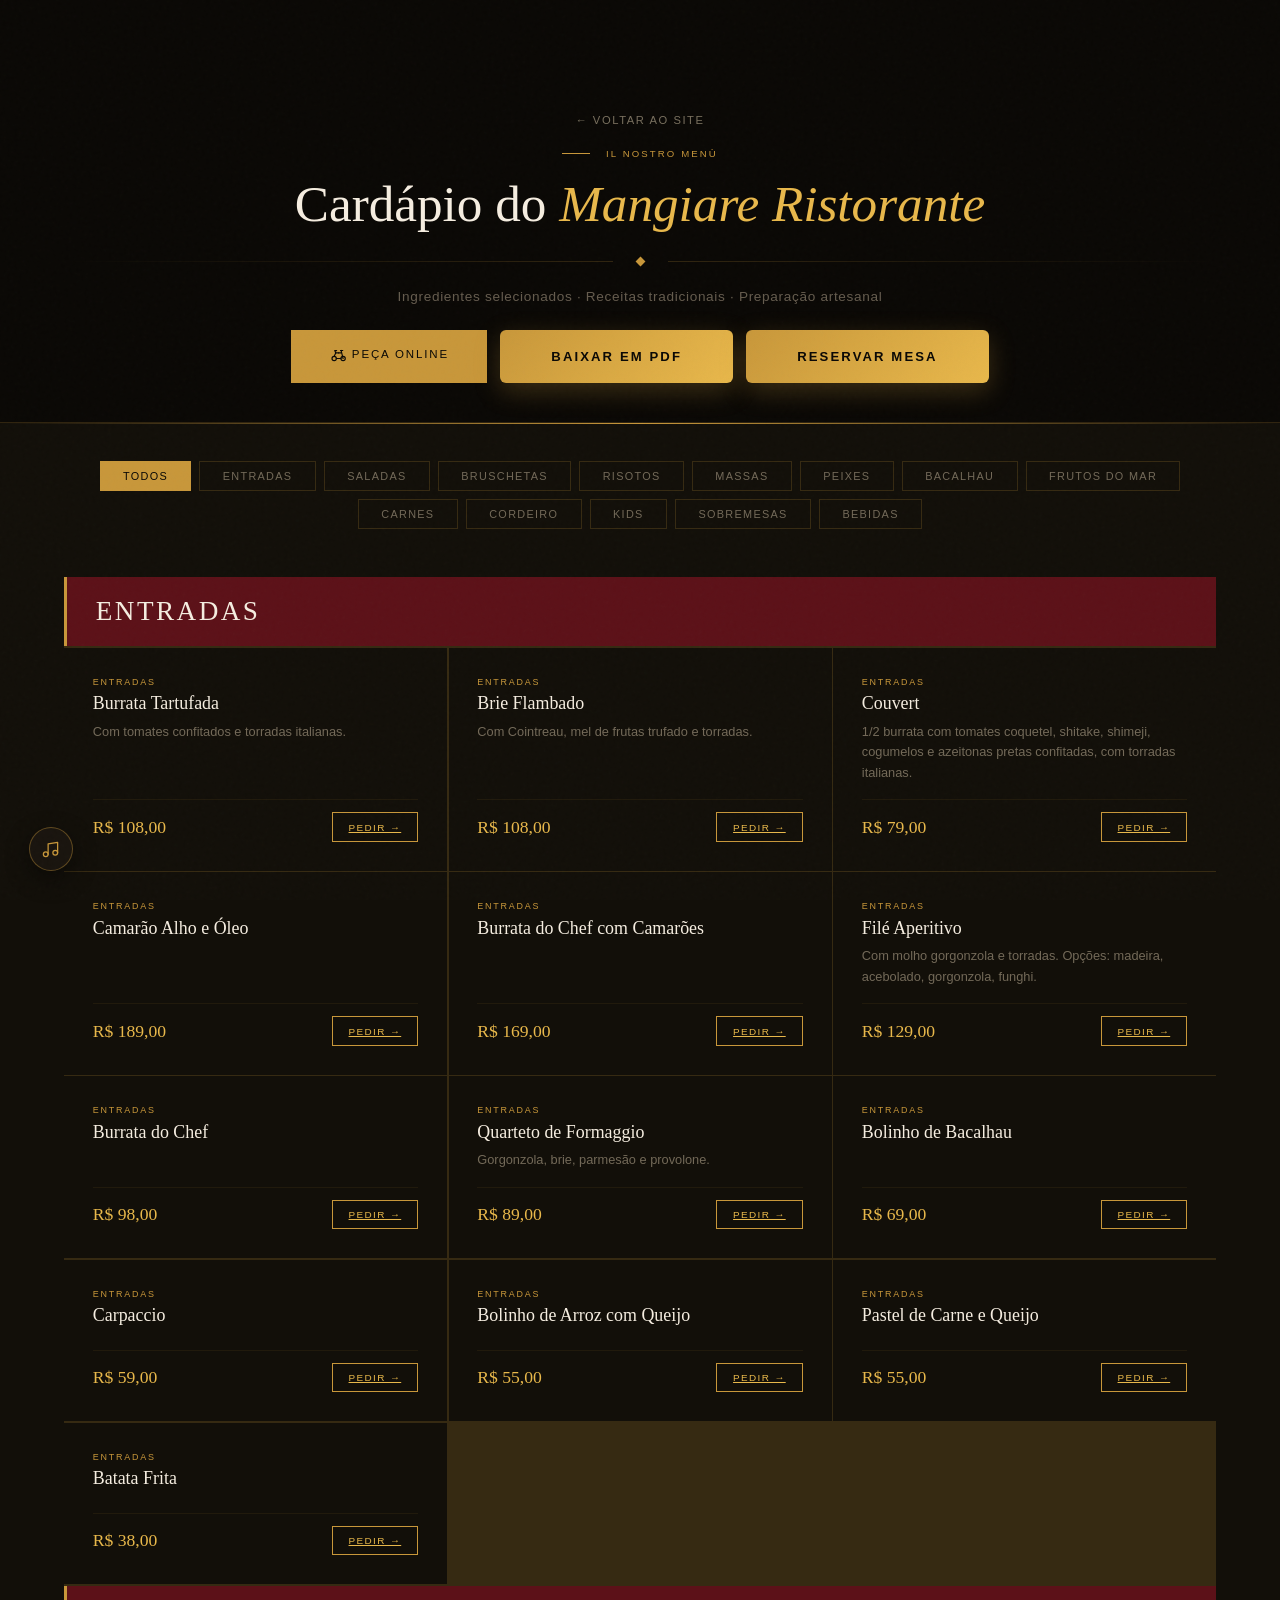
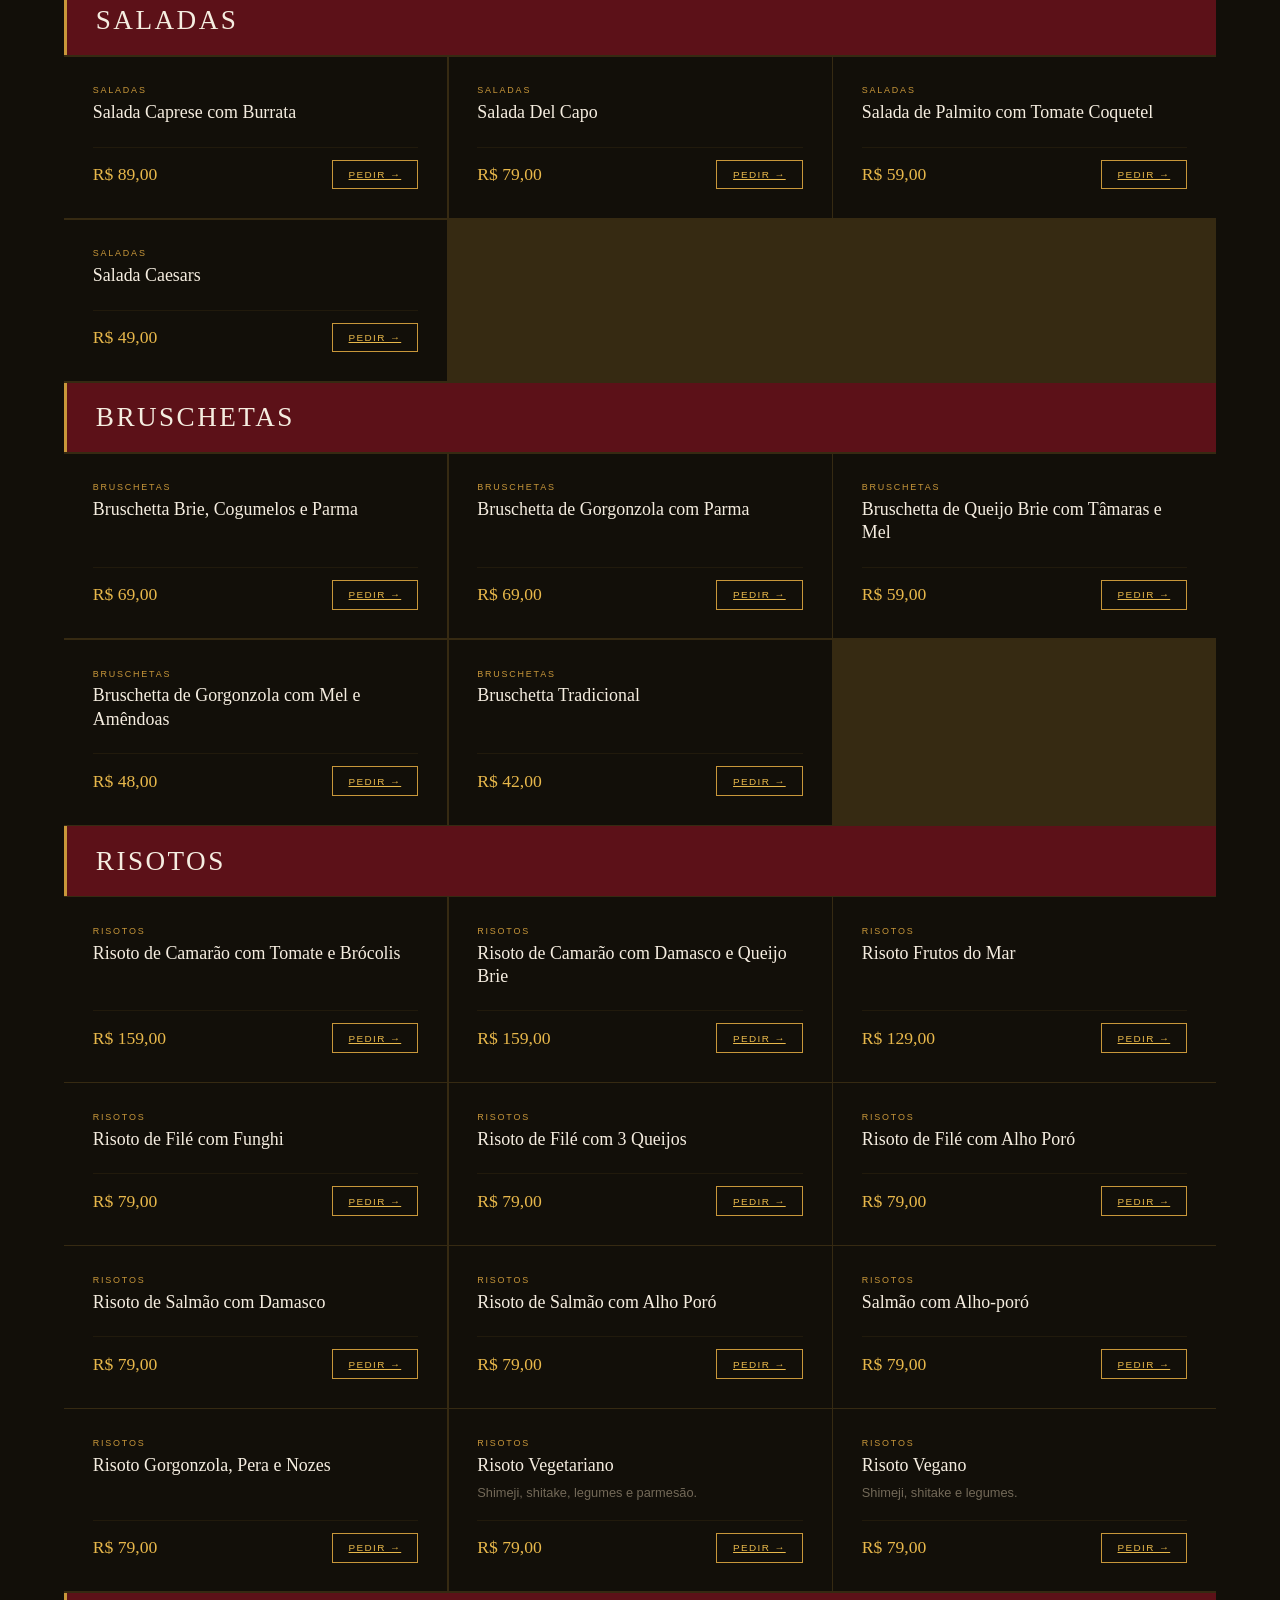
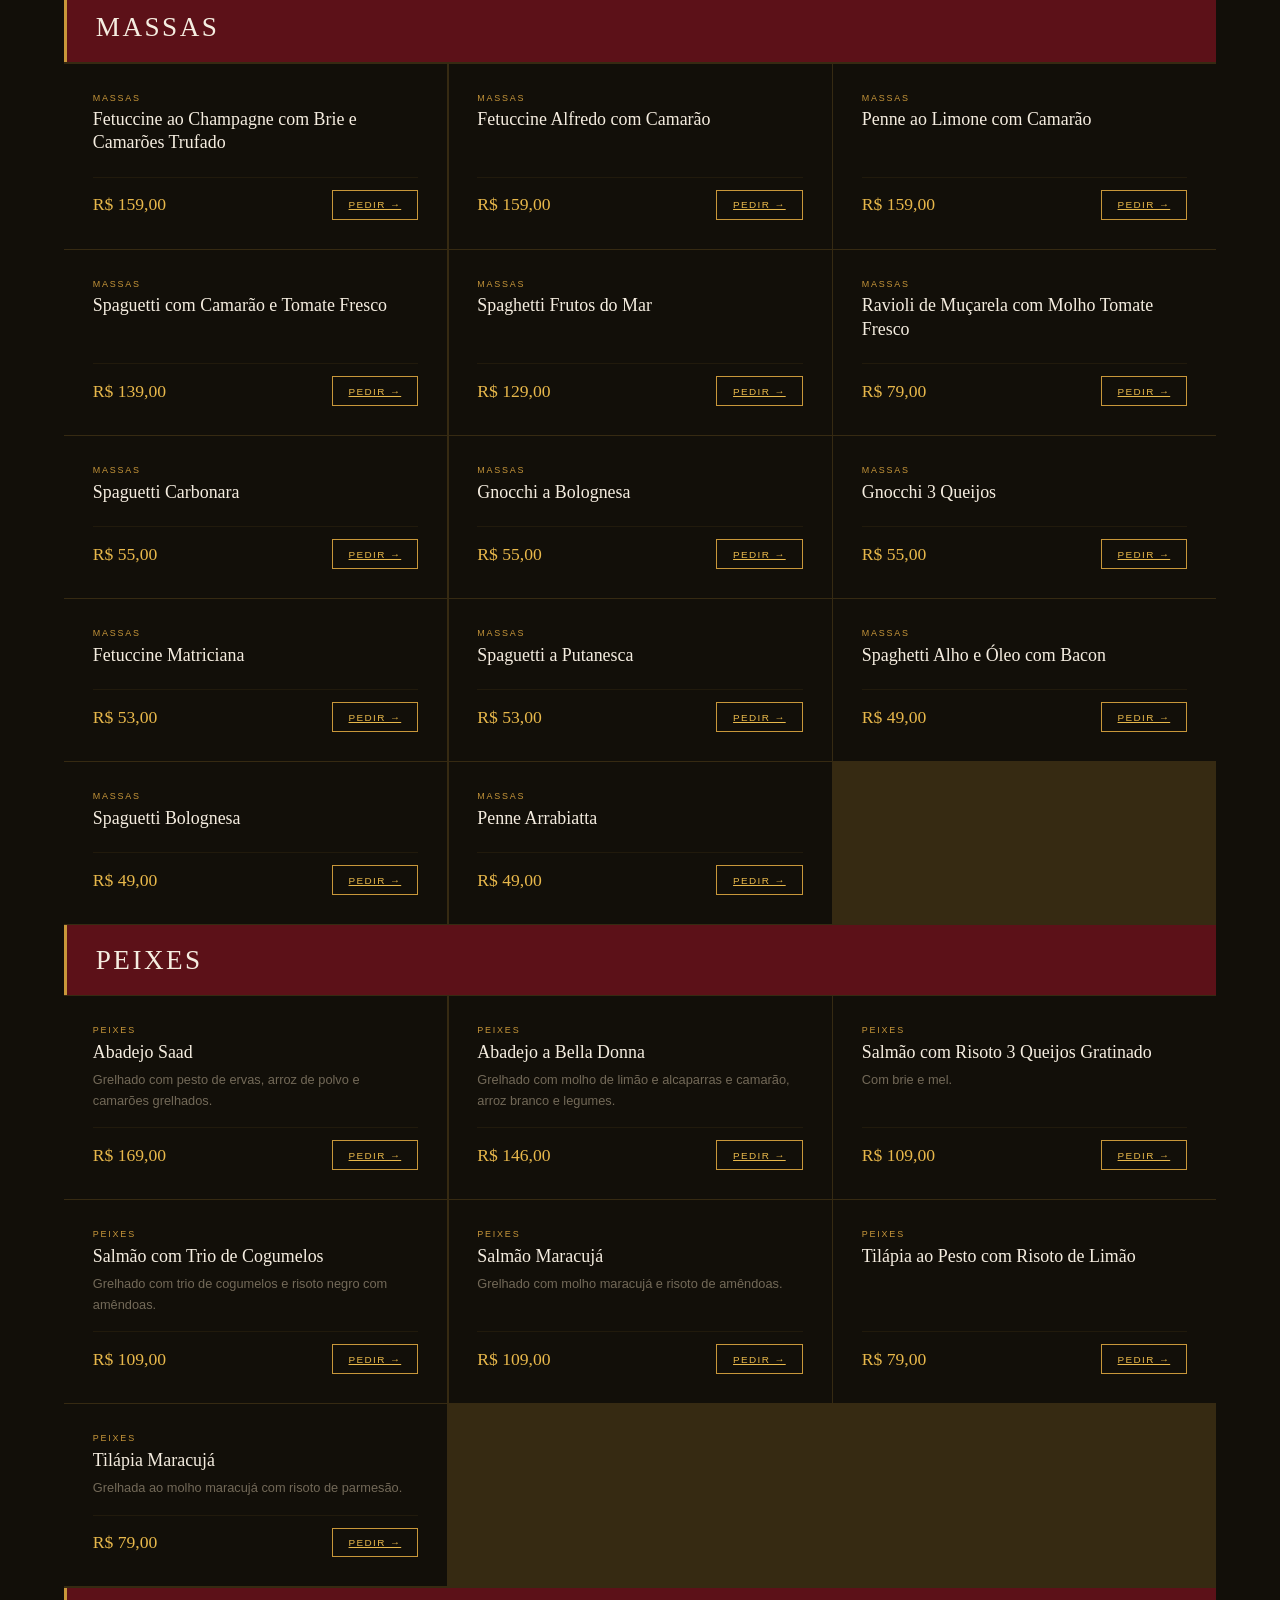
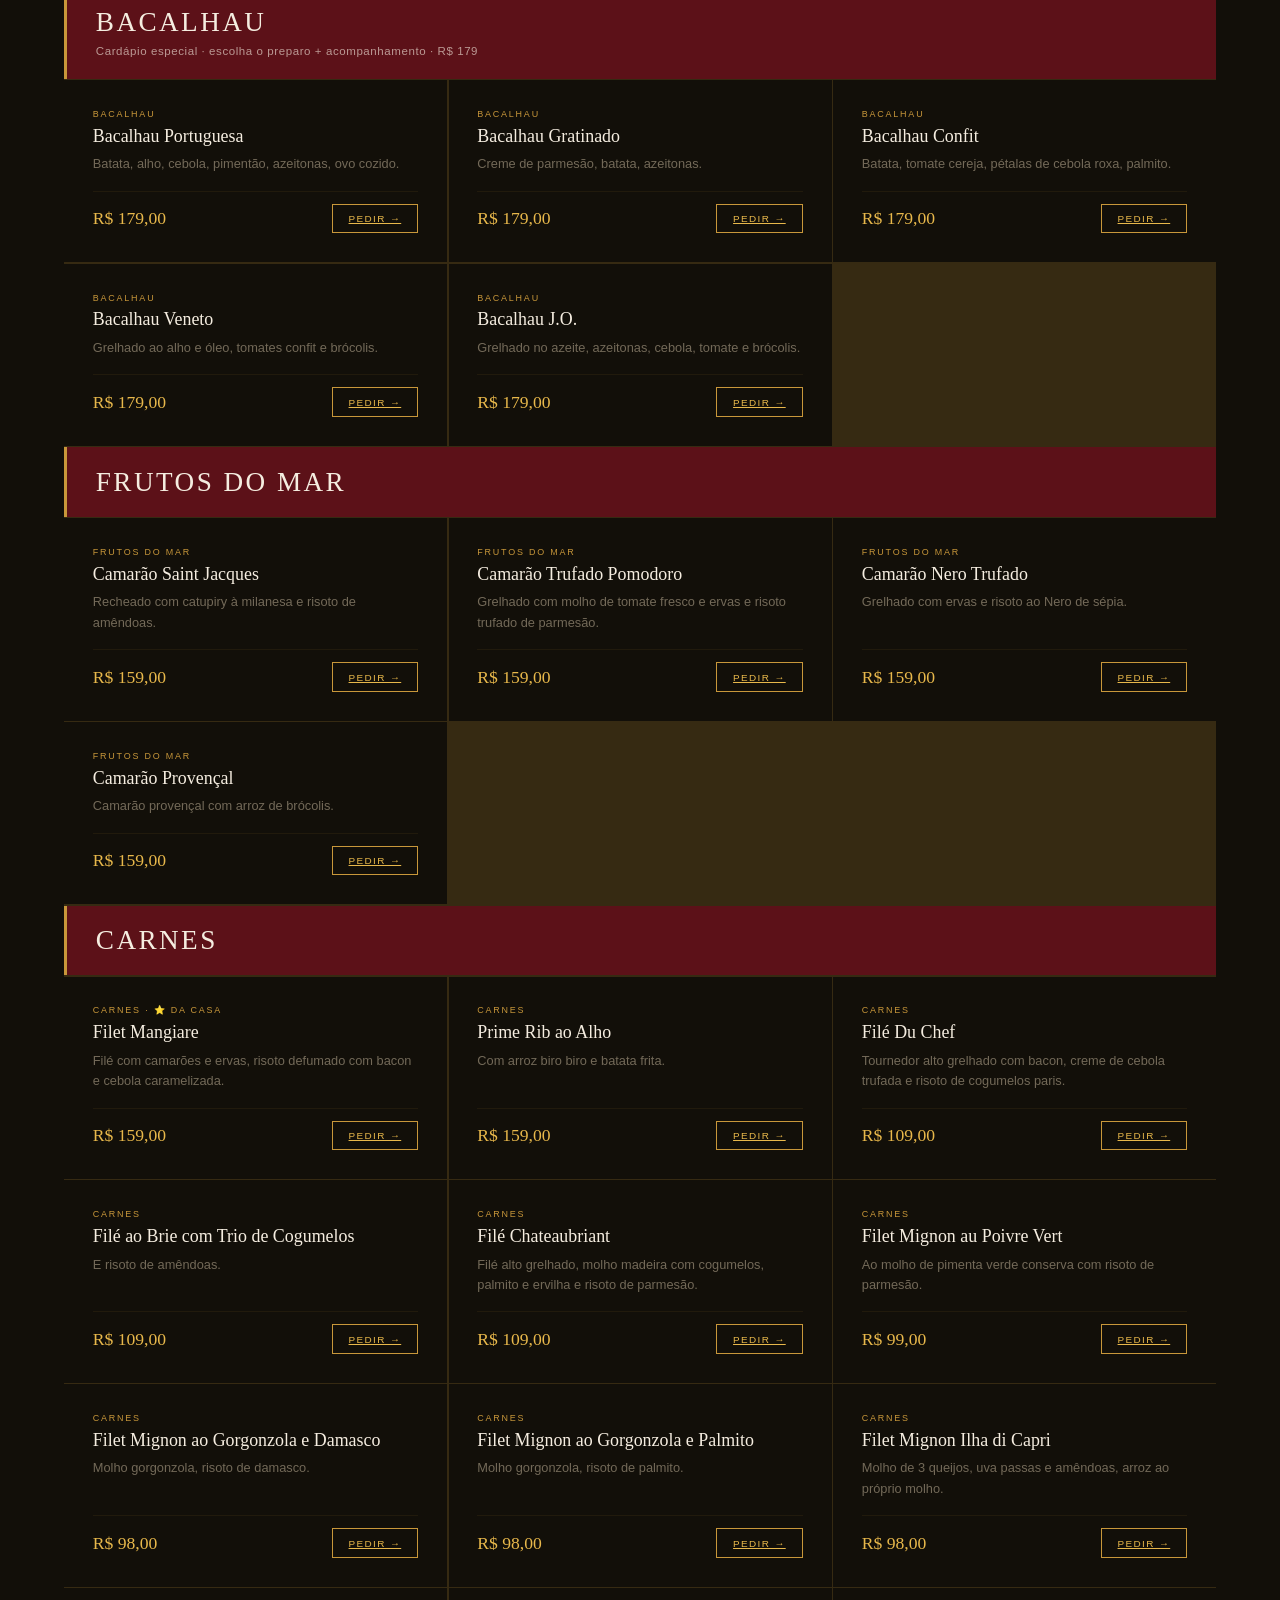
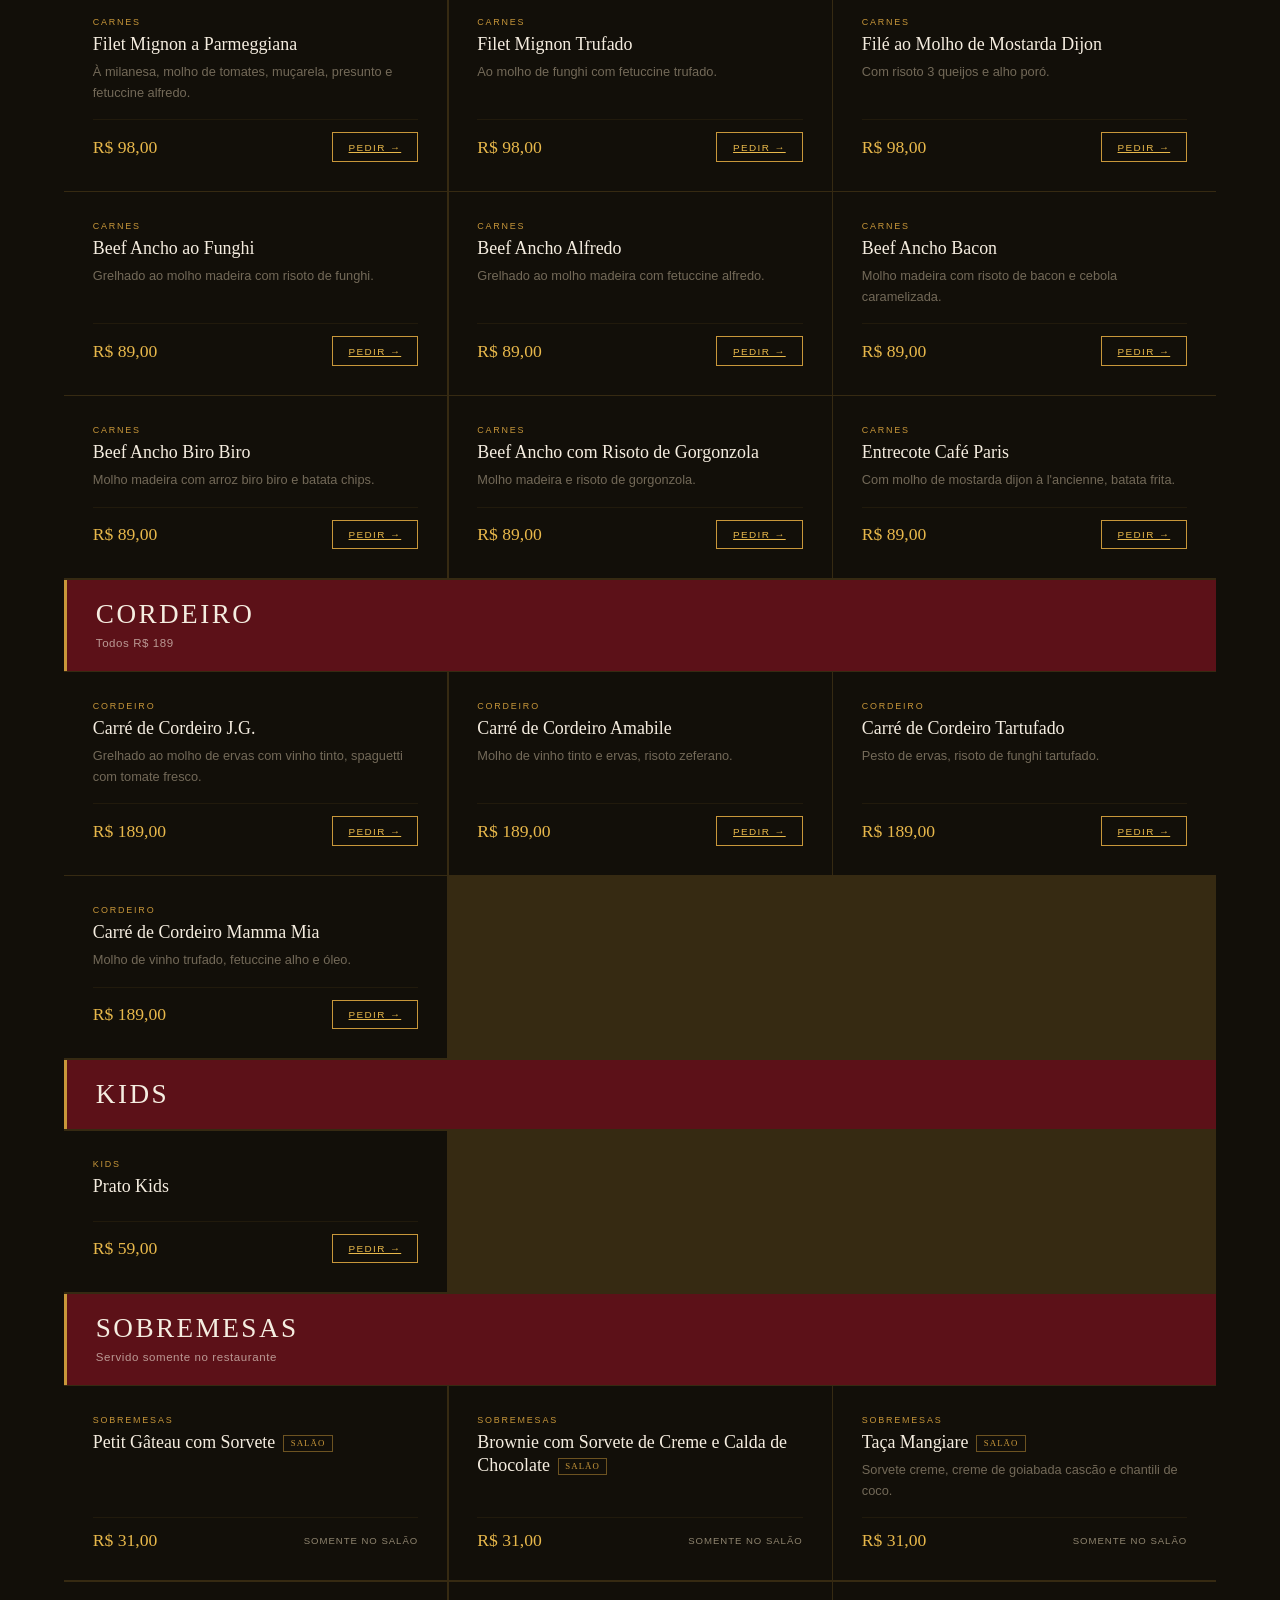
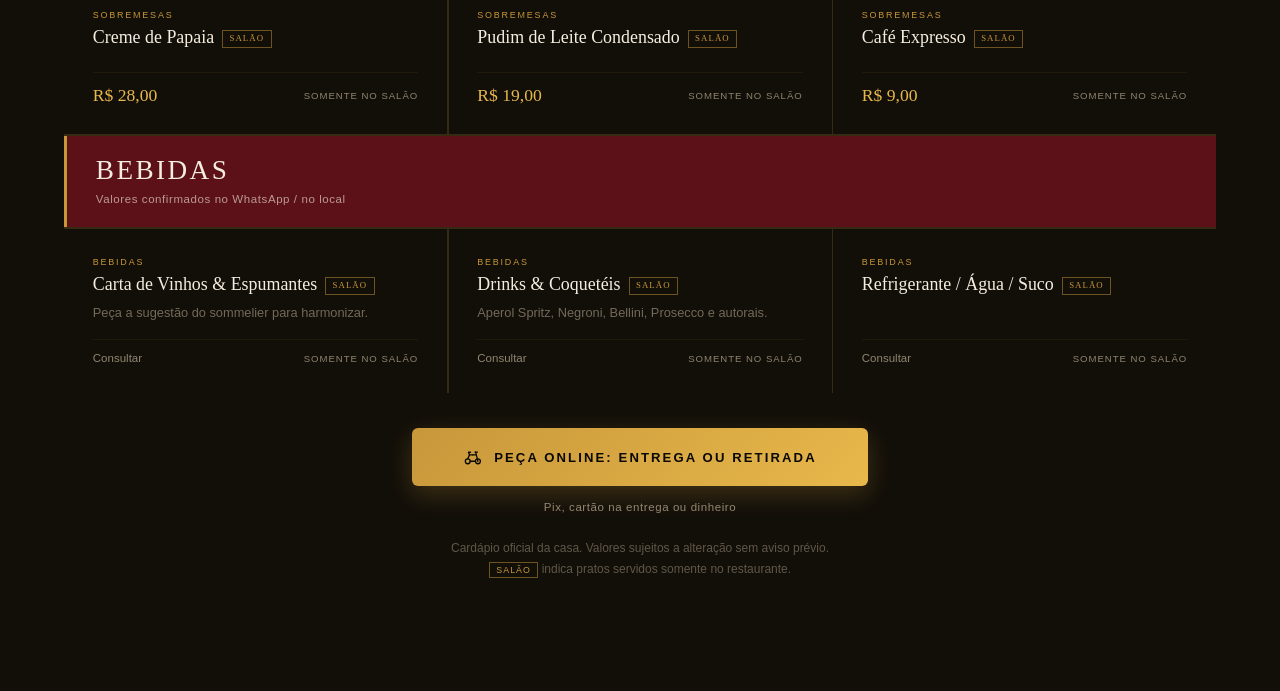
<file: cardapio.html>
<!DOCTYPE html>
<html lang="pt-BR">
<head>
<meta charset="UTF-8">
<meta name="viewport" content="width=device-width, initial-scale=1.0">
<meta name="referrer" content="strict-origin-when-cross-origin">
<meta http-equiv="Content-Security-Policy" content="default-src 'self'; script-src 'self' 'unsafe-inline'; style-src 'self' 'unsafe-inline' https://fonts.googleapis.com; font-src https://fonts.gstatic.com; img-src 'self' data: https:; media-src 'self'; frame-src https://maps.google.com https://www.google.com; connect-src 'self' https://biovenda.app.br; form-action 'self'; object-src 'none'; base-uri 'self'; upgrade-insecure-requests">
<title>Cardápio · Mangiare Ristorante Italiano · Chef Sérgio Souza · Uberaba</title>
<meta name="description" content="Cardápio completo do Mangiare Ristorante Italiano em Uberaba: entradas, risotos, massas artesanais, peixes, bacalhau, carnes, cordeiro e sobremesas. Peça pelo site.">
<meta property="og:title" content="Cardápio · Mangiare Ristorante Italiano">
<meta property="og:description" content="Entradas, risotos, massas, peixes, bacalhau, carnes e cordeiro. Alta gastronomia italiana em Uberaba.">
<meta property="og:type" content="website">
<meta property="og:locale" content="pt_BR">

<link rel="preconnect" href="https://fonts.googleapis.com">
<link href="https://fonts.googleapis.com/css2?family=Cormorant+Garamond:ital,wght@0,300;0,400;0,500;0,600;1,300;1,400;1,600&family=Jost:wght@200;300;400;500&family=Pinyon+Script&display=swap" rel="stylesheet">
<link rel="stylesheet" href="estilo.css">
<link rel="canonical" href="https://mangiareristorante.com.br/cardapio.html">
<link rel="icon" type="image/png" sizes="32x32" href="favicon-32.png">
<link rel="apple-touch-icon" href="favicon-180.png">
<meta name="theme-color" content="#0a0805">
<meta name="robots" content="index, follow, max-image-preview:large">
<meta property="og:image" content="https://mangiareristorante.com.br/COMIDA.webp">
<meta property="og:url" content="https://mangiareristorante.com.br/cardapio.html">
<meta name="twitter:card" content="summary_large_image">
<meta name="twitter:image" content="https://mangiareristorante.com.br/COMIDA.webp">

<!-- Cardapio estruturado: permite ao Google entender pratos, secoes e precos. -->
<script type="application/ld+json">
{
  "@context": "https://schema.org",
  "@type": "Menu",
  "name": "Cardápio Mangiare Ristorante Italiano",
  "url": "https://mangiareristorante.com.br/cardapio.html",
  "inLanguage": "pt-BR",
  "offers": { "@type": "Offer", "priceCurrency": "BRL", "lowPrice": "9", "highPrice": "189" },
  "isPartOf": {
    "@type": "Restaurant",
    "name": "Mangiare Ristorante Italiano",
    "url": "https://mangiareristorante.com.br/",
    "telephone": "+553433135137",
    "servesCuisine": "Italiana",
    "priceRange": "$$$",
    "address": {
      "@type": "PostalAddress",
      "streetAddress": "Av. Santos Dumont, 932",
      "addressLocality": "Uberaba",
      "addressRegion": "MG",
      "addressCountry": "BR"
    }
  }
}
</script>
</head>
<body>

<!-- ICONES DO SITE -->
<svg width="0" height="0" style="position:absolute" aria-hidden="true" focusable="false"><defs>
  <symbol id="i-moto" viewBox="0 0 24 24"><circle cx="5.8" cy="17.4" r="3"/><circle cx="18.2" cy="17.4" r="3"/><path d="M8.8 17.4h6.4"/><path d="M5.8 14.4 8 9.6h4"/><path d="M12 9.6h3.4"/><path d="M14.6 6.2h3.1"/><path d="m15.4 6.2 2.8 11.2"/><path d="M8 9.6 6.6 6.4h2.6"/></symbol>
</defs></svg>


<header class="cardapio-topo">
  <a href="index.html" class="voltar">← Voltar ao site</a>
  <div class="section-eyebrow" style="justify-content:center"><span>Il Nostro Menù</span></div>
  <h1 class="section-title">Cardápio do <em>Mangiare Ristorante</em></h1>
  <div class="section-ornament"><div class="ornament-diamond"></div></div>
  <p style="color:rgba(212,196,168,.45);font-size:.85rem;letter-spacing:.05em;">Ingredientes selecionados · Receitas tradicionais · Preparação artesanal</p>
  <div class="cardapio-acoes">
    <a href="https://biovenda.app.br/modelos/mangiare/pedido.html" target="_blank" rel="noopener" class="btn-pedir"><svg class="ico" aria-hidden="true"><use href="#i-moto"></use></svg> Peça online</a>
    <a href="cardapio-oficial.pdf" target="_blank" rel="noopener" class="btn-cardapio-completo">Baixar em PDF</a>
    <a href="https://wa.me/5534999473287?text=Ol%C3%A1!%20Quero%20fazer%20uma%20reserva%20no%20Mangiare%20%F0%9F%8D%B7" target="_blank" rel="noopener" class="btn-cardapio-completo">Reservar mesa</a>
  </div>
</header>

<section class="menu-section" style="padding-top:2.4rem;padding-bottom:7rem;">
  <div class="cat-tabs" id="catTabs"></div>
  <div class="menu-grid" id="menuGrid"></div>
  <div class="menu-cta">
    <a href="https://biovenda.app.br/modelos/mangiare/pedido.html" target="_blank" rel="noopener" class="btn-cardapio-completo"><svg class="ico" aria-hidden="true"><use href="#i-moto"></use></svg> Peça online: entrega ou retirada</a>
    <p class="menu-cta-obs">Pix, cartão na entrega ou dinheiro</p>
  </div>
  <p class="menu-rodape">Cardápio oficial da casa. Valores sujeitos a alteração sem aviso prévio.<br>
     <span class="menu-so-salao-legenda">Salão</span> indica pratos servidos somente no restaurante.</p>
</section>



<script src="cardapio-dados.js"></script>
<script>
// Cardapio + sacola. Os dados vem de cardapio-dados.js (mesma fonte do site, da bio e do delivery).
(function(){
  var D = window.MANGIARE_CARDAPIO;
  var tabs = document.getElementById('catTabs'), grid = document.getElementById('menuGrid');
  if(!D || !tabs || !grid) return;

  var WA = '5534999473287';
  var PEDIDO = 'https://biovenda.app.br/modelos/mangiare/pedido.html';  // pedido acontece num lugar so
  // Mesmas taxas usadas na demo de delivery.
  var BAIRROS = [
    {n:'São Benedito',taxa:5},{n:'Centro',taxa:7},{n:'Fabrício',taxa:8},
    {n:'Abadia',taxa:9},{n:'Santa Marta',taxa:12},{n:'Lourdes',taxa:14},
    {n:'Jardim Uberaba',taxa:16},{n:'Outro bairro',taxa:18}
  ];

  function slug(s){return s.toLowerCase().normalize('NFD').replace(/[̀-ͯ]/g,'').replace(/[^a-z0-9]+/g,'-').replace(/^-|-$/g,'');}
  function esc(s){return String(s).replace(/&/g,'&amp;').replace(/</g,'&lt;').replace(/>/g,'&gt;').replace(/"/g,'&quot;');}
  function fmt(v){return 'R$ ' + v.toFixed(2).replace('.',',');}

  // ---- indexa os itens ----
  var ITENS = {};
  D.categorias.forEach(function(c){
    c.itens.forEach(function(it, i){
      var id = slug(it.n) || ('item-'+i);
      while(ITENS[id]) id += '-' + i;
      it.id = id; it.cat = c.cat; ITENS[id] = it;
    });
  });

  // ---- monta abas e cardapio ----
  var t = '<button class="cat-tab active" data-cat="todos">Todos</button>';
  D.categorias.forEach(function(c){ t += '<button class="cat-tab" data-cat="'+slug(c.cat)+'">'+esc(c.cat)+'</button>'; });
  tabs.innerHTML = t;

  var g = '';
  D.categorias.forEach(function(c){
    var sc = slug(c.cat);
    var legenda = c.nota || (c.soNoSalao ? c.motivo : '');
    g += '<div class="menu-card menu-cat-banner" data-cat="'+sc+'">'
       +   '<div class="menu-cat-banner-in"><span class="menu-cat-nome">'+esc(c.cat)+'</span>'
       +   (legenda ? '<span class="menu-cat-nota">'+esc(legenda)+'</span>' : '')
       +   '</div></div>';
    c.itens.forEach(function(it){
      var podePedir = (it.entrega !== false) && (it.p !== null);
      var preco = (it.p === null) ? '<span class="menu-card-price consultar">Consultar</span>'
                                  : '<span class="menu-card-price">'+fmt(it.p)+'</span>';
      g += '<div class="menu-card" data-cat="'+sc+'">'
         +   '<div class="menu-card-tag">'+esc(c.cat)+(it.badge ? ' · '+esc(it.badge) : '')+'</div>'
         +   '<div class="menu-card-name">'+esc(it.n)
         +     (it.entrega === false ? '<span class="menu-so-salao" title="Servido somente no restaurante">Salão</span>' : '')
         +   '</div>'
         +   '<div class="menu-card-desc">'+esc(it.d||'')+'</div>'
         +   '<div class="menu-card-footer">'+preco
         +     (podePedir
                 ? '<a class="btn-add" href="'+PEDIDO+'" target="_blank" rel="noopener">Pedir →</a>'
                 : '<span class="so-salao-nota">Somente no salão</span>')
         +   '</div>'
         + '</div>';
    });
  });
  grid.innerHTML = g;

  // ---- filtro por categoria ----
  tabs.addEventListener('click', function(e){
    var btn = e.target.closest('.cat-tab');
    if(!btn) return;
    tabs.querySelectorAll('.cat-tab').forEach(function(b){ b.classList.remove('active'); });
    btn.classList.add('active');
    var cat = btn.dataset.cat;
    grid.querySelectorAll('.menu-card').forEach(function(card){
      card.classList.toggle('hidden', !(cat === 'todos' || card.dataset.cat === cat));
    });
    window.scrollTo({top: tabs.offsetTop - 20, behavior:'smooth'});
  });

})();
</script>

<!-- MUSICA AMBIENTE -->
<audio id="ambientMusic" src="audio/tarantella.mp3" loop preload="none"></audio>
<button class="music-btn" id="musicBtn" aria-label="Ligar ou desligar a música ambiente" type="button">
  <span class="music-wave" aria-hidden="true"></span>
  <svg class="music-icon-play" viewBox="0 0 24 24" fill="none" stroke="currentColor" stroke-width="1.6" stroke-linecap="round" stroke-linejoin="round" aria-hidden="true">
    <path d="M9 18V5l12-2v13"/><circle cx="6" cy="18" r="3"/><circle cx="18" cy="16" r="3"/>
  </svg>
  <svg class="music-icon-pause" viewBox="0 0 24 24" fill="none" stroke="currentColor" stroke-width="1.6" stroke-linecap="round" stroke-linejoin="round" aria-hidden="true">
    <rect x="6" y="4" width="4" height="16" rx="1"/><rect x="14" y="4" width="4" height="16" rx="1"/>
  </svg>
</button>
<script src="musica.js"></script>

</body>
</html>
</file>
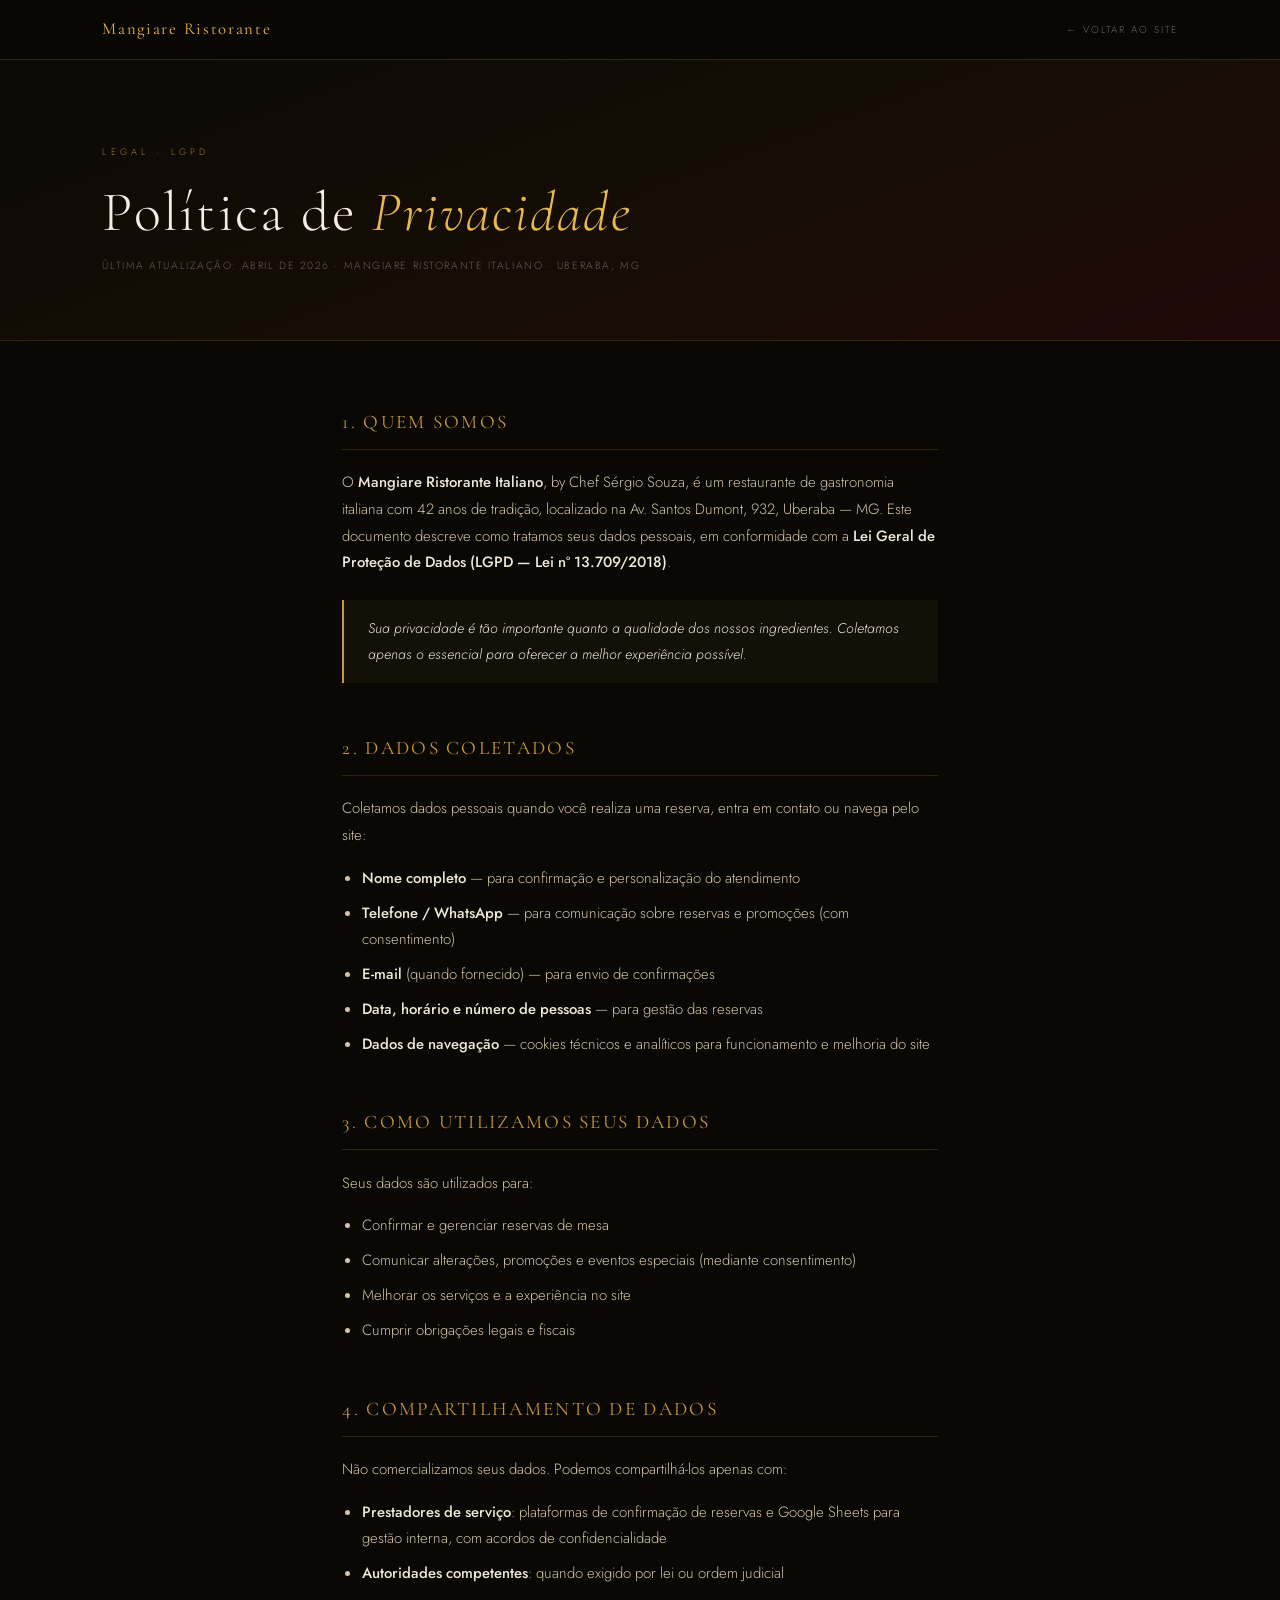
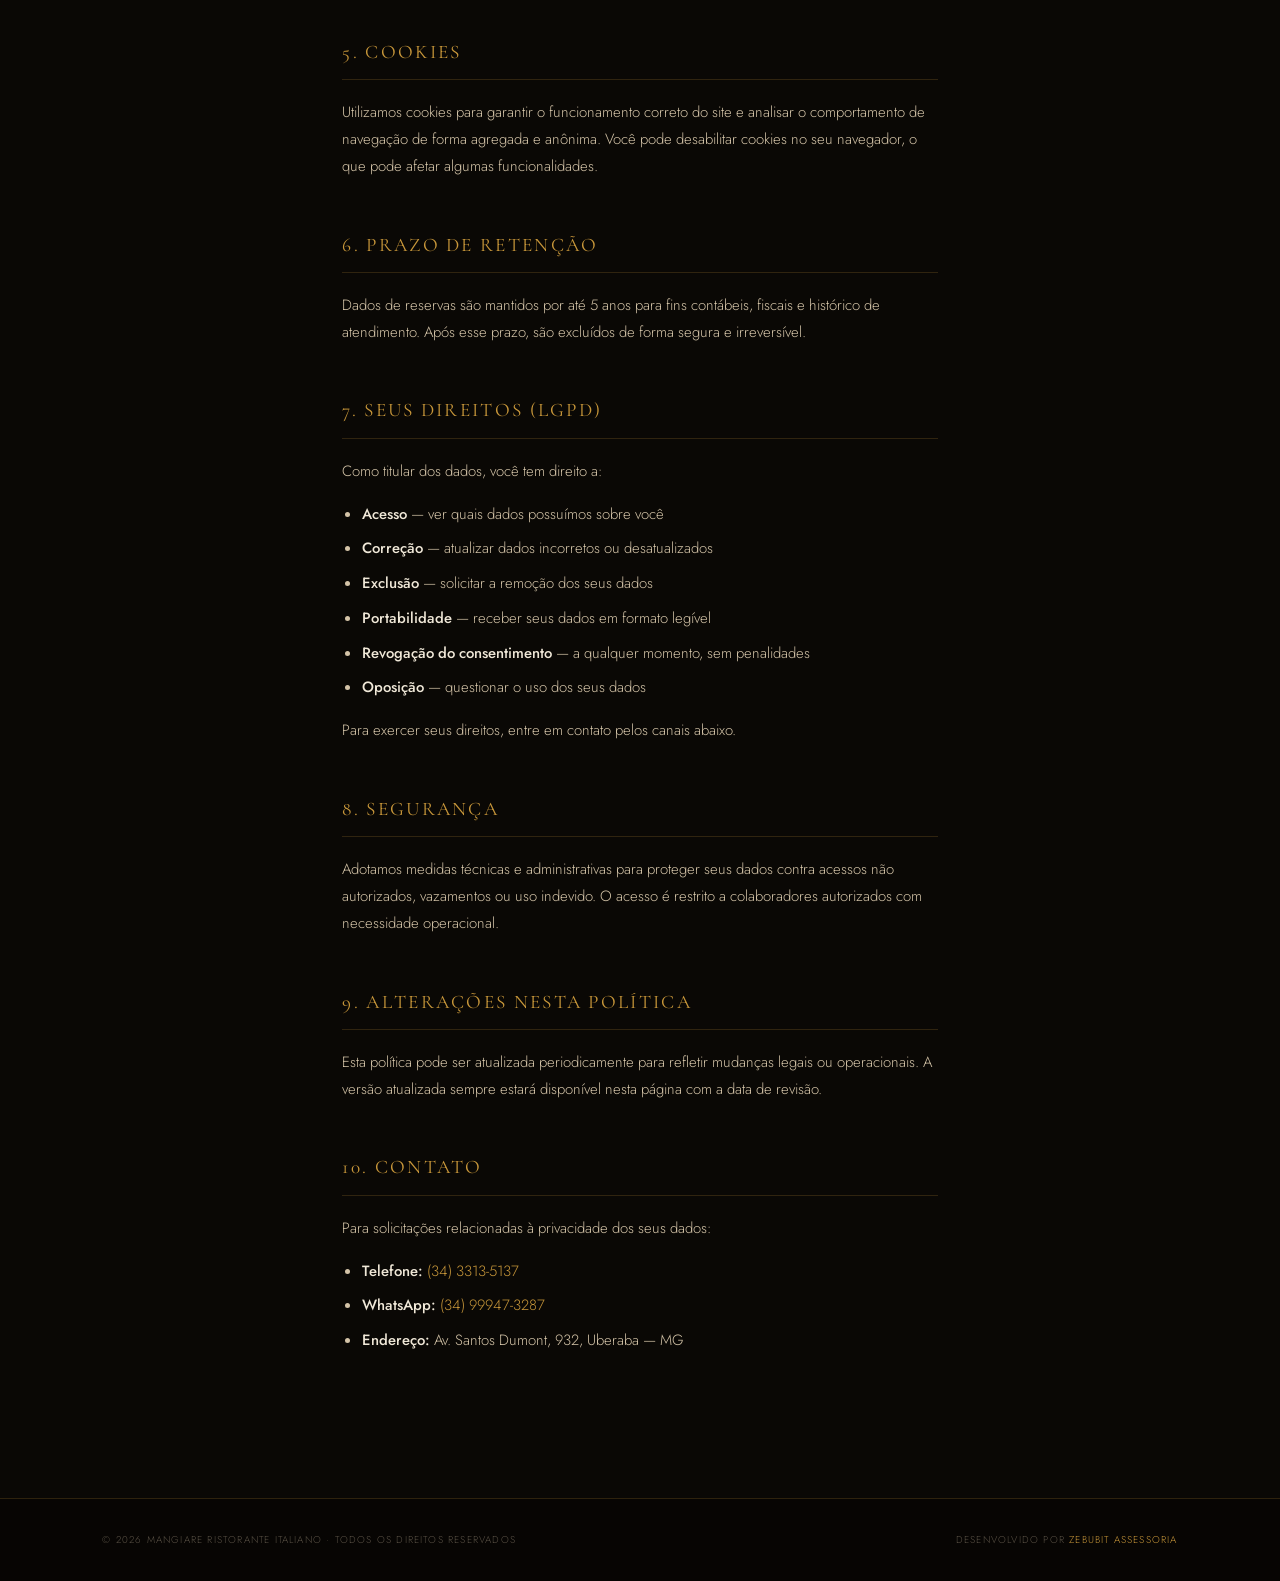
<file: politica-de-privacidade.html>
<!DOCTYPE html>
<html lang="pt-BR">
<head>
<meta charset="UTF-8">
<meta name="viewport" content="width=device-width, initial-scale=1.0">
<title>Política de Privacidade · Mangiare Ristorante Italiano</title>
<link rel="preconnect" href="https://fonts.googleapis.com">
<link rel="preconnect" href="https://fonts.gstatic.com" crossorigin>
<link href="https://fonts.googleapis.com/css2?family=Cormorant+Garamond:ital,wght@0,300;0,400;0,600;1,300;1,400&family=Jost:wght@300;400;500&display=swap" rel="stylesheet">
<style>
:root{
  --nero:#0a0805;--nero-warm:#120f09;
  --oro:#c8973a;--oro-chiaro:#e8b84b;
  --avorio:#f5ede0;
  --rosso-vino:#5c1118;
  --testo:#d4c4a8;--testo-chiaro:#f0e8d8;
  --bordo:rgba(200,151,58,0.2);--bordo-forte:rgba(200,151,58,0.4);
}
*,*::before,*::after{margin:0;padding:0;box-sizing:border-box;}
html{scroll-behavior:smooth;}
body{background:var(--nero);color:var(--testo);font-family:'Jost',sans-serif;font-weight:300;line-height:1.8;min-height:100vh;}

nav{position:fixed;top:0;left:0;right:0;z-index:100;background:rgba(10,8,5,.97);backdrop-filter:blur(16px);border-bottom:1px solid var(--bordo);padding:.9rem 8vw;display:flex;align-items:center;justify-content:space-between;}
.nav-brand{font-family:'Cormorant Garamond',serif;font-size:1.05rem;font-weight:400;letter-spacing:.1em;color:var(--oro-chiaro);text-decoration:none;}
.nav-back{font-size:.62rem;letter-spacing:.2em;text-transform:uppercase;color:rgba(212,196,168,.5);text-decoration:none;transition:color .25s;}
.nav-back:hover{color:var(--oro);}
.nav-back::before{content:'←  ';}

.legal-hero{padding:9rem 8vw 4rem;border-bottom:1px solid var(--bordo);background:linear-gradient(160deg,var(--nero) 0%,#160e06 60%,#200808 100%);}
.legal-eyebrow{font-size:.58rem;letter-spacing:.45em;text-transform:uppercase;color:var(--oro);margin-bottom:1.2rem;opacity:.8;}
.legal-title{font-family:'Cormorant Garamond',serif;font-size:clamp(2rem,5vw,3.5rem);font-weight:300;color:var(--avorio);letter-spacing:.04em;margin-bottom:.8rem;line-height:1.15;}
.legal-title em{font-style:italic;color:var(--oro-chiaro);}
.legal-meta{font-size:.65rem;letter-spacing:.15em;text-transform:uppercase;color:rgba(212,196,168,.45);}

.legal-body{max-width:800px;margin:0 auto;padding:4rem 8vw 6rem;}
.section{margin-bottom:3rem;}
.section h2{font-family:'Cormorant Garamond',serif;font-size:1.2rem;font-weight:400;letter-spacing:.12em;text-transform:uppercase;color:var(--oro);margin-bottom:1.2rem;padding-bottom:.6rem;border-bottom:1px solid var(--bordo);}
.section p{margin-bottom:1rem;font-size:.93rem;color:var(--testo);}
.section ul{margin:.5rem 0 1rem 1.2rem;}
.section ul li{font-size:.93rem;margin-bottom:.5rem;color:var(--testo);}
.section strong{color:var(--testo-chiaro);font-weight:500;}
.section a{color:var(--oro);text-decoration:none;transition:color .2s;}
.section a:hover{color:var(--oro-chiaro);}
.highlight{background:rgba(200,151,58,.05);border-left:2px solid var(--oro);padding:1rem 1.5rem;margin:1.5rem 0;font-size:.88rem;font-style:italic;color:var(--testo-chiaro);}

footer{background:#070503;border-top:1px solid var(--bordo);padding:2rem 8vw;display:flex;justify-content:space-between;align-items:center;flex-wrap:wrap;gap:1rem;}
.ft-copy{font-size:.62rem;letter-spacing:.12em;text-transform:uppercase;color:rgba(212,196,168,.4);}
.ft-dev{font-size:.62rem;letter-spacing:.12em;text-transform:uppercase;color:rgba(212,196,168,.4);}
.ft-dev a{color:var(--oro);text-decoration:none;}
</style>
</head>
<body>

<nav>
  <a href="index.html" class="nav-brand">Mangiare Ristorante</a>
  <a href="index.html" class="nav-back">Voltar ao site</a>
</nav>

<div class="legal-hero">
  <div class="legal-eyebrow">Legal · LGPD</div>
  <h1 class="legal-title">Política de <em>Privacidade</em></h1>
  <div class="legal-meta">Última atualização: Abril de 2026 · Mangiare Ristorante Italiano · Uberaba, MG</div>
</div>

<div class="legal-body">

  <div class="section">
    <h2>1. Quem somos</h2>
    <p>O <strong>Mangiare Ristorante Italiano</strong>, by Chef Sérgio Souza, é um restaurante de gastronomia italiana com 42 anos de tradição, localizado na Av. Santos Dumont, 932, Uberaba — MG. Este documento descreve como tratamos seus dados pessoais, em conformidade com a <strong>Lei Geral de Proteção de Dados (LGPD — Lei nº 13.709/2018)</strong>.</p>
    <div class="highlight">Sua privacidade é tão importante quanto a qualidade dos nossos ingredientes. Coletamos apenas o essencial para oferecer a melhor experiência possível.</div>
  </div>

  <div class="section">
    <h2>2. Dados coletados</h2>
    <p>Coletamos dados pessoais quando você realiza uma reserva, entra em contato ou navega pelo site:</p>
    <ul>
      <li><strong>Nome completo</strong> — para confirmação e personalização do atendimento</li>
      <li><strong>Telefone / WhatsApp</strong> — para comunicação sobre reservas e promoções (com consentimento)</li>
      <li><strong>E-mail</strong> (quando fornecido) — para envio de confirmações</li>
      <li><strong>Data, horário e número de pessoas</strong> — para gestão das reservas</li>
      <li><strong>Dados de navegação</strong> — cookies técnicos e analíticos para funcionamento e melhoria do site</li>
    </ul>
  </div>

  <div class="section">
    <h2>3. Como utilizamos seus dados</h2>
    <p>Seus dados são utilizados para:</p>
    <ul>
      <li>Confirmar e gerenciar reservas de mesa</li>
      <li>Comunicar alterações, promoções e eventos especiais (mediante consentimento)</li>
      <li>Melhorar os serviços e a experiência no site</li>
      <li>Cumprir obrigações legais e fiscais</li>
    </ul>
  </div>

  <div class="section">
    <h2>4. Compartilhamento de dados</h2>
    <p>Não comercializamos seus dados. Podemos compartilhá-los apenas com:</p>
    <ul>
      <li><strong>Prestadores de serviço</strong>: plataformas de confirmação de reservas e Google Sheets para gestão interna, com acordos de confidencialidade</li>
      <li><strong>Autoridades competentes</strong>: quando exigido por lei ou ordem judicial</li>
    </ul>
  </div>

  <div class="section">
    <h2>5. Cookies</h2>
    <p>Utilizamos cookies para garantir o funcionamento correto do site e analisar o comportamento de navegação de forma agregada e anônima. Você pode desabilitar cookies no seu navegador, o que pode afetar algumas funcionalidades.</p>
  </div>

  <div class="section">
    <h2>6. Prazo de retenção</h2>
    <p>Dados de reservas são mantidos por até 5 anos para fins contábeis, fiscais e histórico de atendimento. Após esse prazo, são excluídos de forma segura e irreversível.</p>
  </div>

  <div class="section">
    <h2>7. Seus direitos (LGPD)</h2>
    <p>Como titular dos dados, você tem direito a:</p>
    <ul>
      <li><strong>Acesso</strong> — ver quais dados possuímos sobre você</li>
      <li><strong>Correção</strong> — atualizar dados incorretos ou desatualizados</li>
      <li><strong>Exclusão</strong> — solicitar a remoção dos seus dados</li>
      <li><strong>Portabilidade</strong> — receber seus dados em formato legível</li>
      <li><strong>Revogação do consentimento</strong> — a qualquer momento, sem penalidades</li>
      <li><strong>Oposição</strong> — questionar o uso dos seus dados</li>
    </ul>
    <p>Para exercer seus direitos, entre em contato pelos canais abaixo.</p>
  </div>

  <div class="section">
    <h2>8. Segurança</h2>
    <p>Adotamos medidas técnicas e administrativas para proteger seus dados contra acessos não autorizados, vazamentos ou uso indevido. O acesso é restrito a colaboradores autorizados com necessidade operacional.</p>
  </div>

  <div class="section">
    <h2>9. Alterações nesta política</h2>
    <p>Esta política pode ser atualizada periodicamente para refletir mudanças legais ou operacionais. A versão atualizada sempre estará disponível nesta página com a data de revisão.</p>
  </div>

  <div class="section">
    <h2>10. Contato</h2>
    <p>Para solicitações relacionadas à privacidade dos seus dados:</p>
    <ul>
      <li><strong>Telefone:</strong> <a href="tel:3433135137">(34) 3313-5137</a></li>
      <li><strong>WhatsApp:</strong> <a href="https://wa.me/5534999473287" target="_blank">(34) 99947-3287</a></li>
      <li><strong>Endereço:</strong> Av. Santos Dumont, 932, Uberaba — MG</li>
    </ul>
  </div>

</div>

<footer>
  <div class="ft-copy">© 2026 Mangiare Ristorante Italiano · Todos os direitos reservados</div>
  <div class="ft-dev">Desenvolvido por <a href="https://zebubit.com.br" target="_blank">Zebubit Assessoria</a></div>
</footer>

</body>
</html>
</file>
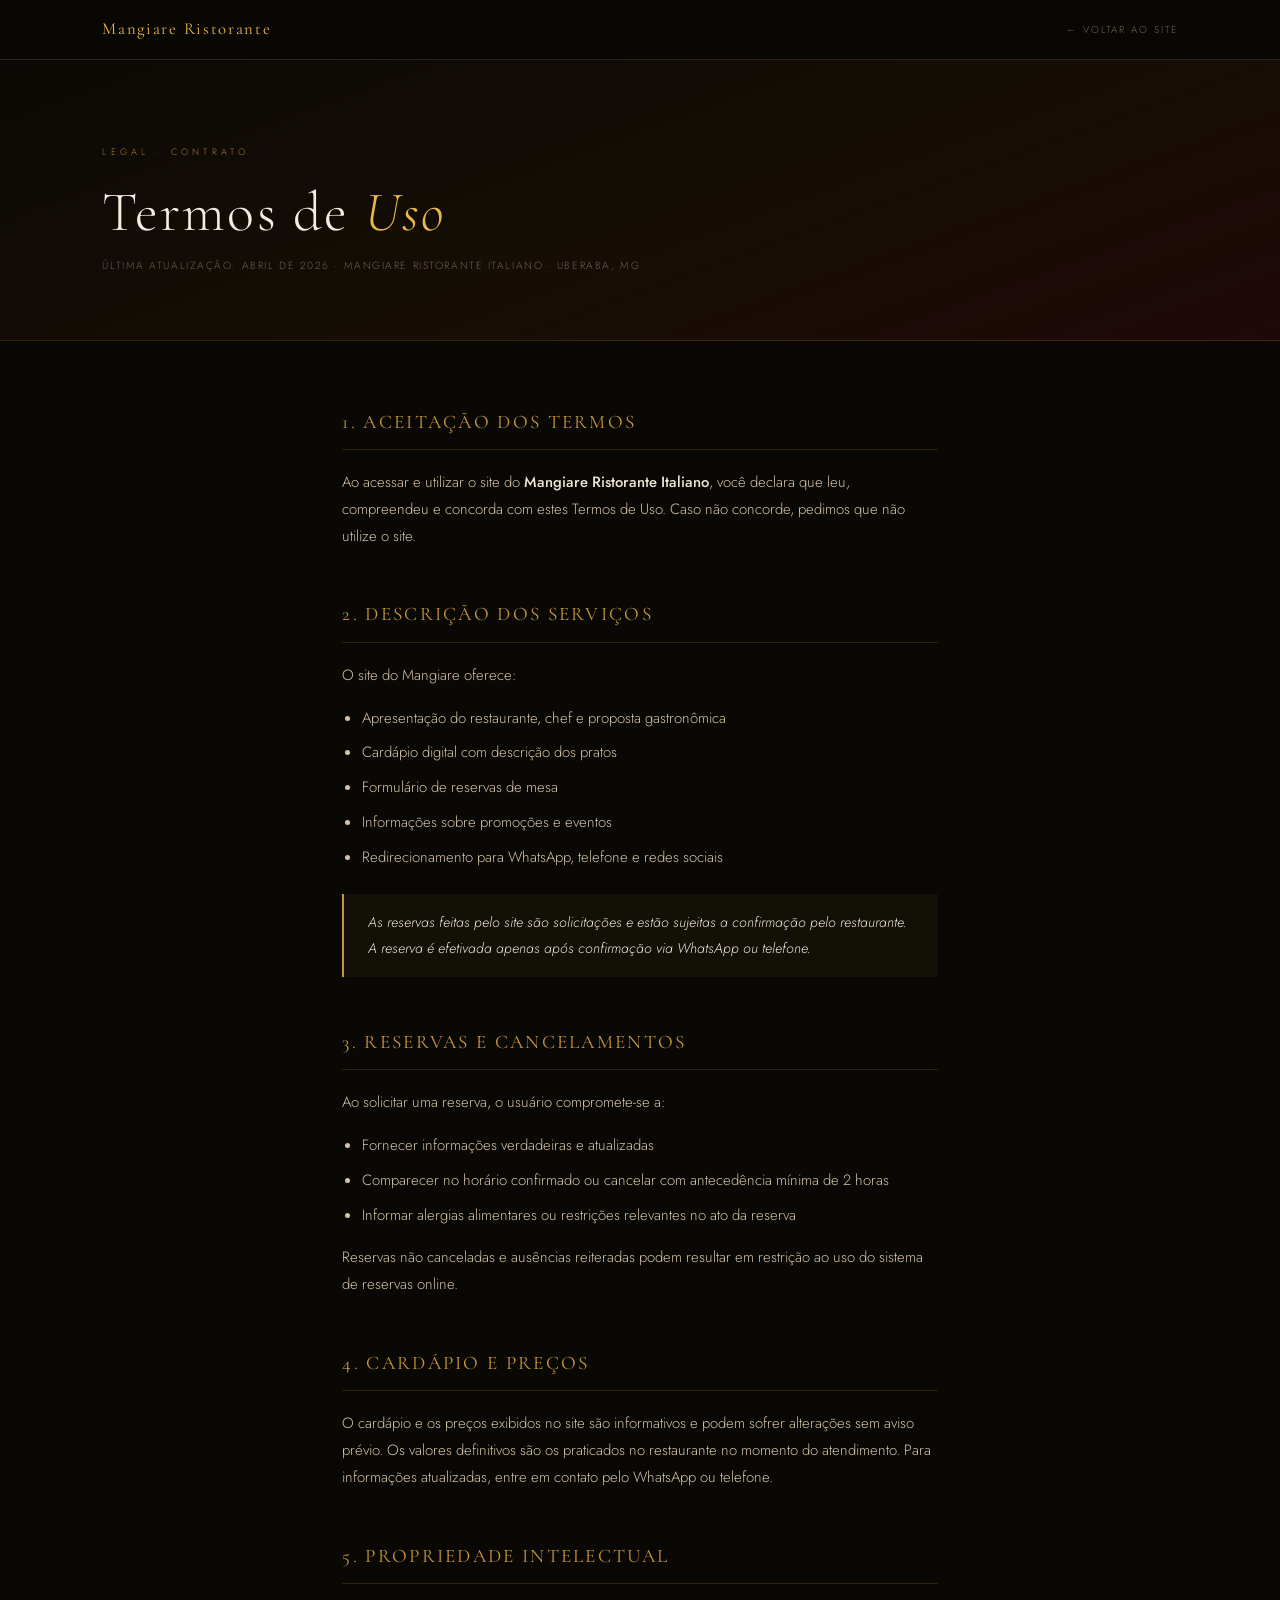
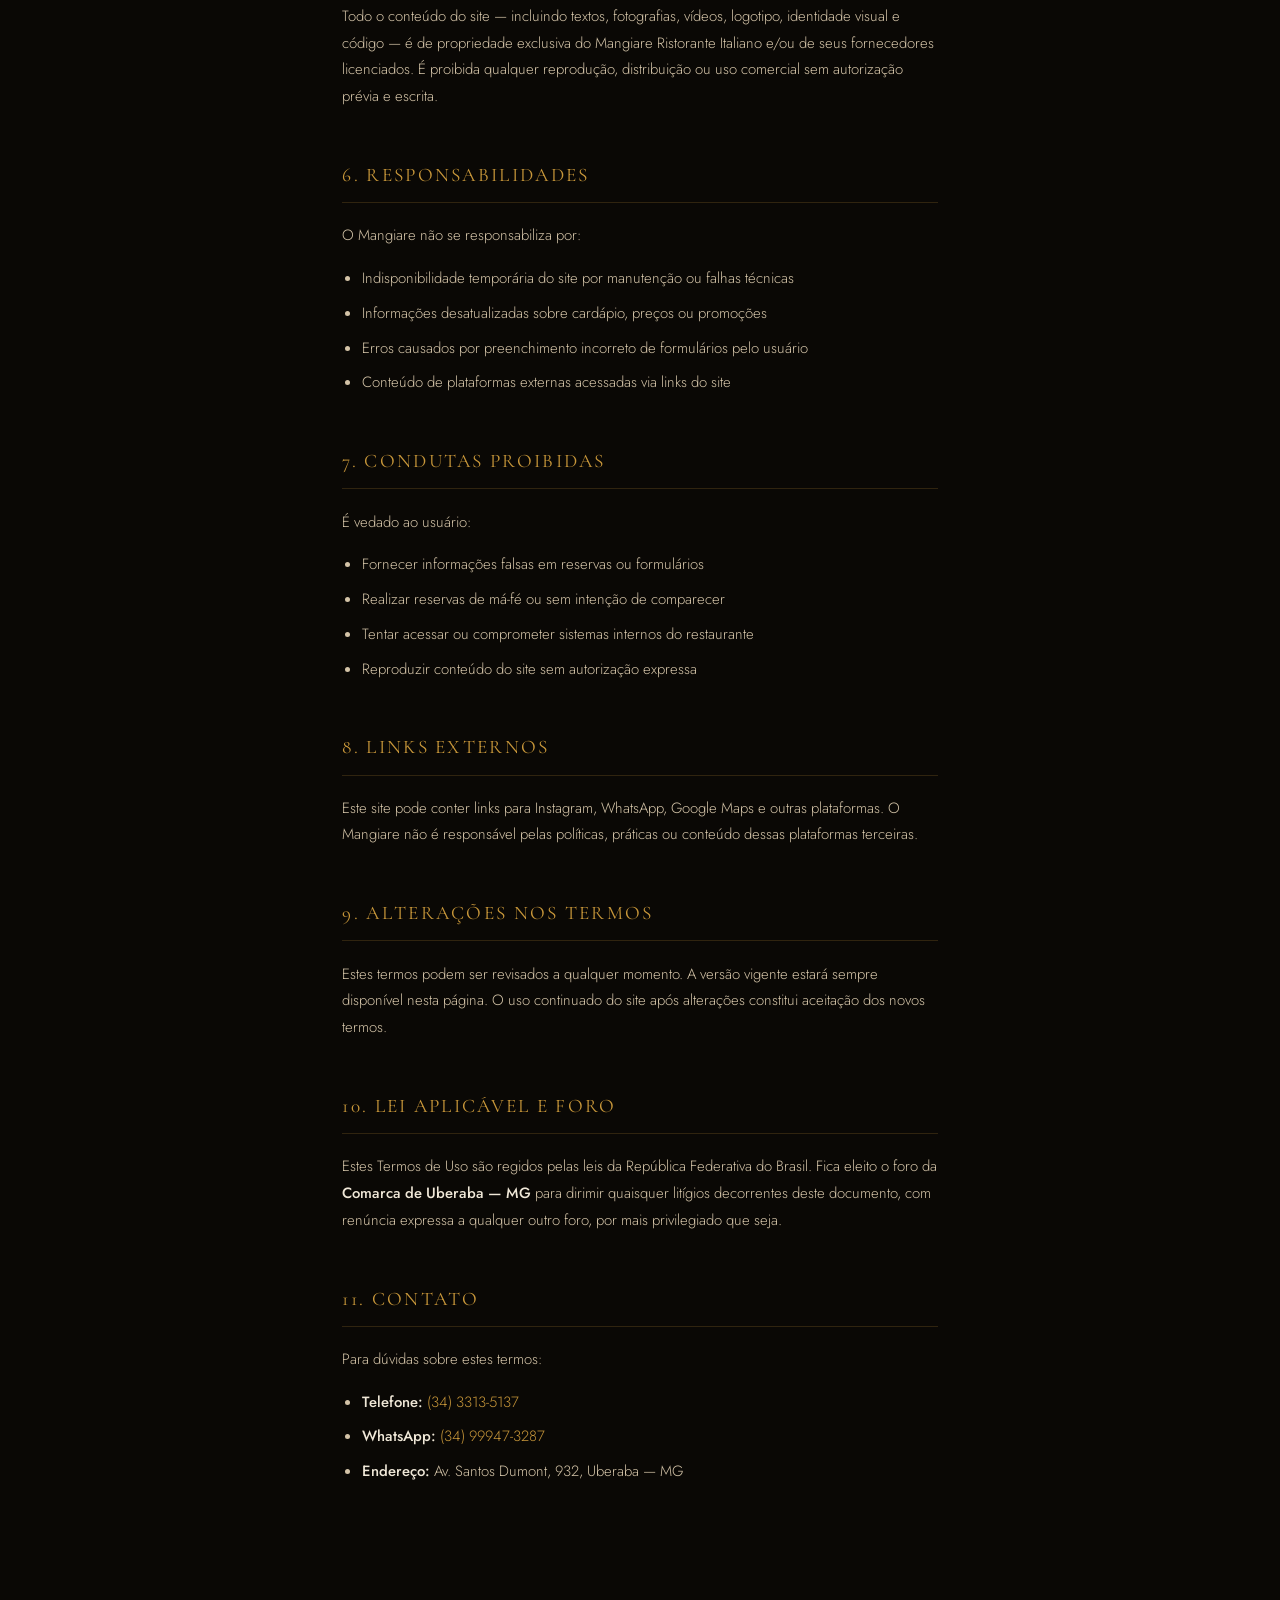
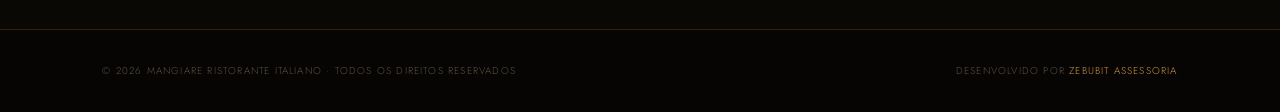
<file: termos-de-uso.html>
<!DOCTYPE html>
<html lang="pt-BR">
<head>
<meta charset="UTF-8">
<meta name="viewport" content="width=device-width, initial-scale=1.0">
<title>Termos de Uso · Mangiare Ristorante Italiano</title>
<link rel="preconnect" href="https://fonts.googleapis.com">
<link rel="preconnect" href="https://fonts.gstatic.com" crossorigin>
<link href="https://fonts.googleapis.com/css2?family=Cormorant+Garamond:ital,wght@0,300;0,400;0,600;1,300;1,400&family=Jost:wght@300;400;500&display=swap" rel="stylesheet">
<style>
:root{
  --nero:#0a0805;--nero-warm:#120f09;
  --oro:#c8973a;--oro-chiaro:#e8b84b;
  --avorio:#f5ede0;
  --rosso-vino:#5c1118;
  --testo:#d4c4a8;--testo-chiaro:#f0e8d8;
  --bordo:rgba(200,151,58,0.2);--bordo-forte:rgba(200,151,58,0.4);
}
*,*::before,*::after{margin:0;padding:0;box-sizing:border-box;}
html{scroll-behavior:smooth;}
body{background:var(--nero);color:var(--testo);font-family:'Jost',sans-serif;font-weight:300;line-height:1.8;min-height:100vh;}

nav{position:fixed;top:0;left:0;right:0;z-index:100;background:rgba(10,8,5,.97);backdrop-filter:blur(16px);border-bottom:1px solid var(--bordo);padding:.9rem 8vw;display:flex;align-items:center;justify-content:space-between;}
.nav-brand{font-family:'Cormorant Garamond',serif;font-size:1.05rem;font-weight:400;letter-spacing:.1em;color:var(--oro-chiaro);text-decoration:none;}
.nav-back{font-size:.62rem;letter-spacing:.2em;text-transform:uppercase;color:rgba(212,196,168,.5);text-decoration:none;transition:color .25s;}
.nav-back:hover{color:var(--oro);}
.nav-back::before{content:'←  ';}

.legal-hero{padding:9rem 8vw 4rem;border-bottom:1px solid var(--bordo);background:linear-gradient(160deg,var(--nero) 0%,#160e06 60%,#200808 100%);}
.legal-eyebrow{font-size:.58rem;letter-spacing:.45em;text-transform:uppercase;color:var(--oro);margin-bottom:1.2rem;opacity:.8;}
.legal-title{font-family:'Cormorant Garamond',serif;font-size:clamp(2rem,5vw,3.5rem);font-weight:300;color:var(--avorio);letter-spacing:.04em;margin-bottom:.8rem;line-height:1.15;}
.legal-title em{font-style:italic;color:var(--oro-chiaro);}
.legal-meta{font-size:.65rem;letter-spacing:.15em;text-transform:uppercase;color:rgba(212,196,168,.45);}

.legal-body{max-width:800px;margin:0 auto;padding:4rem 8vw 6rem;}
.section{margin-bottom:3rem;}
.section h2{font-family:'Cormorant Garamond',serif;font-size:1.2rem;font-weight:400;letter-spacing:.12em;text-transform:uppercase;color:var(--oro);margin-bottom:1.2rem;padding-bottom:.6rem;border-bottom:1px solid var(--bordo);}
.section p{margin-bottom:1rem;font-size:.93rem;color:var(--testo);}
.section ul{margin:.5rem 0 1rem 1.2rem;}
.section ul li{font-size:.93rem;margin-bottom:.5rem;color:var(--testo);}
.section strong{color:var(--testo-chiaro);font-weight:500;}
.section a{color:var(--oro);text-decoration:none;transition:color .2s;}
.section a:hover{color:var(--oro-chiaro);}
.highlight{background:rgba(200,151,58,.05);border-left:2px solid var(--oro);padding:1rem 1.5rem;margin:1.5rem 0;font-size:.88rem;font-style:italic;color:var(--testo-chiaro);}

footer{background:#070503;border-top:1px solid var(--bordo);padding:2rem 8vw;display:flex;justify-content:space-between;align-items:center;flex-wrap:wrap;gap:1rem;}
.ft-copy{font-size:.62rem;letter-spacing:.12em;text-transform:uppercase;color:rgba(212,196,168,.4);}
.ft-dev{font-size:.62rem;letter-spacing:.12em;text-transform:uppercase;color:rgba(212,196,168,.4);}
.ft-dev a{color:var(--oro);text-decoration:none;}
</style>
</head>
<body>

<nav>
  <a href="index.html" class="nav-brand">Mangiare Ristorante</a>
  <a href="index.html" class="nav-back">Voltar ao site</a>
</nav>

<div class="legal-hero">
  <div class="legal-eyebrow">Legal · Contrato</div>
  <h1 class="legal-title">Termos de <em>Uso</em></h1>
  <div class="legal-meta">Última atualização: Abril de 2026 · Mangiare Ristorante Italiano · Uberaba, MG</div>
</div>

<div class="legal-body">

  <div class="section">
    <h2>1. Aceitação dos termos</h2>
    <p>Ao acessar e utilizar o site do <strong>Mangiare Ristorante Italiano</strong>, você declara que leu, compreendeu e concorda com estes Termos de Uso. Caso não concorde, pedimos que não utilize o site.</p>
  </div>

  <div class="section">
    <h2>2. Descrição dos serviços</h2>
    <p>O site do Mangiare oferece:</p>
    <ul>
      <li>Apresentação do restaurante, chef e proposta gastronômica</li>
      <li>Cardápio digital com descrição dos pratos</li>
      <li>Formulário de reservas de mesa</li>
      <li>Informações sobre promoções e eventos</li>
      <li>Redirecionamento para WhatsApp, telefone e redes sociais</li>
    </ul>
    <div class="highlight">As reservas feitas pelo site são solicitações e estão sujeitas a confirmação pelo restaurante. A reserva é efetivada apenas após confirmação via WhatsApp ou telefone.</div>
  </div>

  <div class="section">
    <h2>3. Reservas e cancelamentos</h2>
    <p>Ao solicitar uma reserva, o usuário compromete-se a:</p>
    <ul>
      <li>Fornecer informações verdadeiras e atualizadas</li>
      <li>Comparecer no horário confirmado ou cancelar com antecedência mínima de 2 horas</li>
      <li>Informar alergias alimentares ou restrições relevantes no ato da reserva</li>
    </ul>
    <p>Reservas não canceladas e ausências reiteradas podem resultar em restrição ao uso do sistema de reservas online.</p>
  </div>

  <div class="section">
    <h2>4. Cardápio e preços</h2>
    <p>O cardápio e os preços exibidos no site são informativos e podem sofrer alterações sem aviso prévio. Os valores definitivos são os praticados no restaurante no momento do atendimento. Para informações atualizadas, entre em contato pelo WhatsApp ou telefone.</p>
  </div>

  <div class="section">
    <h2>5. Propriedade intelectual</h2>
    <p>Todo o conteúdo do site — incluindo textos, fotografias, vídeos, logotipo, identidade visual e código — é de propriedade exclusiva do Mangiare Ristorante Italiano e/ou de seus fornecedores licenciados. É proibida qualquer reprodução, distribuição ou uso comercial sem autorização prévia e escrita.</p>
  </div>

  <div class="section">
    <h2>6. Responsabilidades</h2>
    <p>O Mangiare não se responsabiliza por:</p>
    <ul>
      <li>Indisponibilidade temporária do site por manutenção ou falhas técnicas</li>
      <li>Informações desatualizadas sobre cardápio, preços ou promoções</li>
      <li>Erros causados por preenchimento incorreto de formulários pelo usuário</li>
      <li>Conteúdo de plataformas externas acessadas via links do site</li>
    </ul>
  </div>

  <div class="section">
    <h2>7. Condutas proibidas</h2>
    <p>É vedado ao usuário:</p>
    <ul>
      <li>Fornecer informações falsas em reservas ou formulários</li>
      <li>Realizar reservas de má-fé ou sem intenção de comparecer</li>
      <li>Tentar acessar ou comprometer sistemas internos do restaurante</li>
      <li>Reproduzir conteúdo do site sem autorização expressa</li>
    </ul>
  </div>

  <div class="section">
    <h2>8. Links externos</h2>
    <p>Este site pode conter links para Instagram, WhatsApp, Google Maps e outras plataformas. O Mangiare não é responsável pelas políticas, práticas ou conteúdo dessas plataformas terceiras.</p>
  </div>

  <div class="section">
    <h2>9. Alterações nos termos</h2>
    <p>Estes termos podem ser revisados a qualquer momento. A versão vigente estará sempre disponível nesta página. O uso continuado do site após alterações constitui aceitação dos novos termos.</p>
  </div>

  <div class="section">
    <h2>10. Lei aplicável e foro</h2>
    <p>Estes Termos de Uso são regidos pelas leis da República Federativa do Brasil. Fica eleito o foro da <strong>Comarca de Uberaba — MG</strong> para dirimir quaisquer litígios decorrentes deste documento, com renúncia expressa a qualquer outro foro, por mais privilegiado que seja.</p>
  </div>

  <div class="section">
    <h2>11. Contato</h2>
    <p>Para dúvidas sobre estes termos:</p>
    <ul>
      <li><strong>Telefone:</strong> <a href="tel:3433135137">(34) 3313-5137</a></li>
      <li><strong>WhatsApp:</strong> <a href="https://wa.me/5534999473287" target="_blank">(34) 99947-3287</a></li>
      <li><strong>Endereço:</strong> Av. Santos Dumont, 932, Uberaba — MG</li>
    </ul>
  </div>

</div>

<footer>
  <div class="ft-copy">© 2026 Mangiare Ristorante Italiano · Todos os direitos reservados</div>
  <div class="ft-dev">Desenvolvido por <a href="https://zebubit.com.br" target="_blank">Zebubit Assessoria</a></div>
</footer>

</body>
</html>
</file>
<file: estilo.css>
:root{
  --nero:#0a0805;--nero-warm:#120f09;--carbone:#1c1610;
  --oro:#c8973a;--oro-chiaro:#e8b84b;--oro-scuro:#8a6520;
  --avorio:#f5ede0;--avorio-scuro:#e8dbc8;
  --rosso:#8b1a1a;--rosso-vino:#5c1118;
  --testo:#d4c4a8;--testo-chiaro:#f0e8d8;
  --bordo:rgba(200,151,58,0.2);--bordo-forte:rgba(200,151,58,0.4);
}
*,*::before,*::after{margin:0;padding:0;box-sizing:border-box;}
html{scroll-behavior:smooth;}
body{background:var(--nero);color:var(--testo);font-family:'Jost',sans-serif;font-weight:300;overflow-x:hidden;}
body::before{content:'';position:fixed;inset:0;background-image:url("data:image/svg+xml,%3Csvg viewBox='0 0 256 256' xmlns='http://www.w3.org/2000/svg'%3E%3Cfilter id='n'%3E%3CfeTurbulence type='fractalNoise' baseFrequency='0.9' numOctaves='4' stitchTiles='stitch'/%3E%3C/filter%3E%3Crect width='100%25' height='100%25' filter='url(%23n)' opacity='0.03'/%3E%3C/svg%3E");pointer-events:none;z-index:9999;opacity:0.6;}

/* PROGRESS */
#read-progress{position:fixed;top:0;left:0;height:2px;width:0%;background:linear-gradient(90deg,var(--rosso-vino),var(--oro),var(--oro-chiaro));z-index:9998;transition:width .1s linear;}

/* TOP BAR */
#top-bar{background:var(--rosso-vino);padding:.45rem 5%;display:flex;align-items:center;justify-content:space-between;font-size:.65rem;letter-spacing:.16em;text-transform:uppercase;color:rgba(240,232,216,.55);border-bottom:1px solid rgba(200,151,58,.2);position:relative;z-index:150;}
#top-bar strong{color:var(--oro-chiaro);}
#top-bar a{color:var(--oro);text-decoration:none;transition:color .2s;}
#top-bar a:hover{color:var(--oro-chiaro);}

/* NAV */
nav{position:fixed;top:0;left:0;right:0;z-index:200;background:rgba(10,8,5,.96);backdrop-filter:blur(16px);display:flex;justify-content:space-between;align-items:center;padding:0 5%;height:72px;border-bottom:1px solid var(--bordo);transition:box-shadow .4s;}
nav.scrolled{box-shadow:0 4px 40px rgba(0,0,0,.5);}
.nav-logo{display:flex;align-items:center;gap:14px;text-decoration:none;}
.nav-logo img{height:48px;width:48px;border-radius:50%;object-fit:cover;border:1px solid var(--bordo-forte);}
.nav-logo-text{display:flex;flex-direction:column;gap:1px;}
.nav-logo-main{font-family:'Cormorant Garamond',serif;font-size:1.25rem;font-weight:500;color:var(--oro-chiaro);letter-spacing:.06em;line-height:1;}
.nav-logo-sub{font-size:.55rem;letter-spacing:.2em;text-transform:uppercase;color:rgba(200,151,58,.5);}
.nav-links{display:flex;gap:2rem;list-style:none;align-items:center;}
.nav-links a{font-size:.7rem;letter-spacing:.14em;text-transform:uppercase;color:rgba(212,196,168,.65);text-decoration:none;transition:color .25s;position:relative;padding-bottom:2px;}
.nav-links a::after{content:'';position:absolute;bottom:0;left:0;width:0;height:1px;background:var(--oro);transition:width .3s;}
.nav-links a:hover{color:var(--oro-chiaro);}
.nav-links a:hover::after{width:100%;}
.nav-reserva{background:transparent;border:1px solid var(--oro);color:var(--oro)!important;padding:.45rem 1.2rem;font-size:.66rem!important;letter-spacing:.16em!important;text-transform:uppercase;transition:background .25s,color .25s!important;}
.nav-reserva::after{display:none!important;}
.nav-reserva:hover{background:var(--oro)!important;color:var(--nero)!important;}
.hamburger{display:none;flex-direction:column;gap:5px;background:none;border:none;padding:4px;cursor:pointer;}
.hamburger span{display:block;width:22px;height:1.5px;background:var(--oro);border-radius:1px;transition:transform .32s ease,opacity .32s ease;}
.hamburger.open span:nth-child(1){transform:translateY(6.5px) rotate(45deg);}
.hamburger.open span:nth-child(2){opacity:0;transform:scaleX(0);}
.hamburger.open span:nth-child(3){transform:translateY(-6.5px) rotate(-45deg);}

/* HERO */
.hero{position:relative;min-height:100vh;display:grid;grid-template-columns:1fr 1fr;overflow:hidden;background:linear-gradient(150deg,var(--nero) 0%,#160e06 60%,#2a0808 100%);padding-top:72px;}
.hero-left{display:flex;flex-direction:column;justify-content:center;padding:5rem 4rem 5rem 5%;position:relative;z-index:2;}
.hero-lines{position:absolute;inset:0;overflow:hidden;pointer-events:none;}
.hero-lines::before,.hero-lines::after{content:'';position:absolute;width:1px;height:120%;background:linear-gradient(to bottom,transparent,rgba(200,151,58,.1),transparent);animation:lineFloat 8s ease-in-out infinite;}
.hero-lines::before{left:40%;top:-10%;}
.hero-lines::after{right:5%;top:-20%;animation-delay:4s;}
@keyframes lineFloat{0%,100%{opacity:.3;}50%{opacity:.7;transform:translateY(-20px);}}
.hero-label{font-size:.62rem;letter-spacing:.28em;text-transform:uppercase;color:var(--oro);margin-bottom:1.8rem;display:flex;align-items:center;gap:1rem;opacity:0;animation:fadeUp .8s .2s ease both;}
.hero-label::before{content:'';display:block;width:35px;height:1px;background:var(--oro);}
.hero-title{font-family:'Cormorant Garamond',serif;font-size:clamp(2.8rem,5vw,5rem);font-weight:300;line-height:1.05;color:var(--avorio);letter-spacing:.03em;opacity:0;animation:fadeUp .9s .35s ease both;margin-bottom:.5rem;}
.hero-title em{font-style:italic;color:var(--oro-chiaro);display:block;}
.hero-title small{font-size:.45em;letter-spacing:.15em;text-transform:uppercase;color:rgba(212,196,168,.5);display:block;margin-top:.3rem;font-weight:300;font-style:normal;}
.hero-script{font-family:'Pinyon Script',cursive;font-size:clamp(1.5rem,3vw,2.5rem);color:var(--oro);opacity:0;animation:fadeUp .9s .5s ease both;margin-bottom:1.5rem;}
.hero-divider{width:100px;height:1px;background:linear-gradient(90deg,transparent,var(--oro),transparent);margin-bottom:1.5rem;opacity:0;animation:fadeUp .9s .6s ease both;}
.hero-desc{font-size:.95rem;color:rgba(212,196,168,.68);max-width:420px;line-height:1.8;letter-spacing:.03em;opacity:0;animation:fadeUp .9s .7s ease both;margin-bottom:2rem;}
.hero-badges{display:flex;gap:1rem;flex-wrap:wrap;margin-bottom:2rem;opacity:0;animation:fadeUp .9s .8s ease both;}
.hero-badge{background:rgba(200,151,58,.08);border:1px solid rgba(200,151,58,.22);padding:.4rem 1rem;font-size:.65rem;letter-spacing:.1em;text-transform:uppercase;color:var(--oro-chiaro);}
.hero-btns{display:flex;gap:1rem;flex-wrap:wrap;opacity:0;animation:fadeUp .9s .92s ease both;}
.btn-primary{background:var(--oro);color:var(--nero);padding:.85rem 2rem;font-family:'Jost',sans-serif;font-size:.7rem;font-weight:500;letter-spacing:.16em;text-transform:uppercase;text-decoration:none;border:none;cursor:pointer;transition:background .25s,transform .2s;display:inline-flex;align-items:center;gap:.6rem;position:relative;overflow:hidden;}
.btn-primary:hover{background:var(--oro-chiaro);transform:translateY(-2px);}
.btn-ghost{background:transparent;border:1px solid rgba(200,151,58,.4);color:var(--oro-chiaro);padding:.85rem 2rem;font-family:'Jost',sans-serif;font-size:.7rem;font-weight:400;letter-spacing:.16em;text-transform:uppercase;text-decoration:none;transition:background .25s,border-color .25s;display:inline-flex;align-items:center;gap:.6rem;position:relative;overflow:hidden;}
.btn-ghost:hover{background:rgba(200,151,58,.1);border-color:var(--oro);}

/* HERO RIGHT — Chef photo */
.hero-right{position:relative;overflow:hidden;display:flex;align-items:flex-end;justify-content:center;}
.hero-chef-img{width:100%;height:100%;object-fit:cover;object-position:center top;filter:saturate(0.9) brightness(0.85);}
.hero-chef-overlay{position:absolute;inset:0;background:linear-gradient(to right,rgba(10,8,5,.8) 0%,rgba(10,8,5,.1) 50%,transparent 100%);}
.hero-chef-badge{position:absolute;bottom:2.5rem;right:2rem;background:rgba(10,8,5,.85);border:1px solid var(--bordo);backdrop-filter:blur(8px);padding:1.2rem 1.5rem;text-align:center;min-width:160px;}
.hero-chef-badge .chef-years{font-family:'Cormorant Garamond',serif;font-size:2.5rem;color:var(--oro);font-weight:300;line-height:1;}
.hero-chef-badge .chef-years-label{font-size:.58rem;letter-spacing:.18em;text-transform:uppercase;color:rgba(212,196,168,.65);margin-top:.25rem;}
.hero-chef-badge .chef-name{font-family:'Cormorant Garamond',serif;font-size:.95rem;color:var(--avorio);font-style:italic;margin-top:.5rem;}

.hero-scroll{position:absolute;bottom:2rem;left:5%;display:flex;flex-direction:column;align-items:center;gap:7px;opacity:0;animation:fadeUp 1s 1.4s ease both;z-index:2;pointer-events:none;}
.hero-scroll span{font-size:.52rem;letter-spacing:.22em;text-transform:uppercase;color:rgba(212,196,168,.28);}
.hero-scroll-line{width:1px;height:40px;background:linear-gradient(to bottom,var(--oro),transparent);animation:scrollLine 1.8s ease-in-out infinite;}
@keyframes scrollLine{0%{transform:scaleY(0);transform-origin:top;}50%{transform:scaleY(1);transform-origin:top;}50.1%{transform:scaleY(1);transform-origin:bottom;}100%{transform:scaleY(0);transform-origin:bottom;}}
@keyframes fadeUp{from{opacity:0;transform:translateY(22px);}to{opacity:1;transform:translateY(0);}}

/* SECTION COMMON */
.section-eyebrow{display:flex;align-items:center;gap:1rem;margin-bottom:1rem;}
.section-eyebrow::before{content:'';width:28px;height:1px;background:var(--oro);display:block;}
.section-eyebrow span{font-size:.6rem;letter-spacing:.22em;text-transform:uppercase;color:var(--oro);font-weight:400;}
.section-title{font-family:'Cormorant Garamond',serif;font-size:clamp(2rem,4vw,3.2rem);font-weight:300;color:var(--avorio);line-height:1.15;}
.section-title em{font-style:italic;color:var(--oro-chiaro);}
.section-ornament{display:flex;align-items:center;gap:1.5rem;margin:1.5rem 0;}
.section-ornament::before,.section-ornament::after{content:'';flex:1;height:1px;}
.section-ornament::before{background:linear-gradient(90deg,transparent,var(--bordo));}
.section-ornament::after{background:linear-gradient(270deg,transparent,var(--bordo));}
.ornament-diamond{width:7px;height:7px;background:var(--oro);transform:rotate(45deg);flex-shrink:0;}

/* ══ CAROUSEL (COM SETAS CENTRALIZADAS) ══ */
.carousel-section {
    background: var(--nero-warm);
    padding: 60px 0;
    position: relative; /* Pai relativo para as setas se prenderem aqui */
    overflow: hidden;
    width: 100%;
}

.carousel-wrap {
    display: inline-flex !important;
    flex-wrap: nowrap !important;
    gap: 20px;
    padding: 0 5%;
    transition: transform 0.4s cubic-bezier(0.23, 1, 0.32, 1);
    min-width: max-content;
    will-change: transform;
}

/* --- BOTÕES DE NAVEGAÇÃO (SETAS NO CENTRO) --- */
.carousel-btn {
    position: absolute;
    top: 50%; /* Alinha ao meio da altura */
    transform: translateY(-50%); /* Ajuste fino para o centro exato */
    z-index: 100; /* Garante que fique na frente das fotos */
    background: rgba(10, 8, 5, 0.6); /* Fundo escuro semi-transparente */
    color: var(--oro);
    border: 1px solid var(--oro);
    width: 50px;
    height: 50px;
    border-radius: 50%;
    cursor: pointer;
    font-size: 1.8rem;
    display: flex;
    align-items: center;
    justify-content: center;
    transition: background-color 0.3s ease, color 0.3s ease;
    backdrop-filter: blur(4px); /* Efeito de vidro luxuoso */
}

.carousel-btn:hover {
    background: var(--oro);
    color: var(--nero);
}

#cPrev { left: 20px; } /* Cola na lateral esquerda */
#cNext { right: 20px; } /* Cola na lateral direita */

/* Cada "Card" de prato */
.carousel-slide {
    flex: 0 0 300px;
    background: var(--carbone);
    border: 1px solid rgba(200, 151, 58, 0.2);
    border-radius: 12px;
    overflow: hidden;
    position: relative;
    height: 400px;
    display: block !important;
    opacity: 1 !important;
    transition: transform 0.4s ease, box-shadow 0.4s ease;
}

.carousel-slide:hover {
    transform: translateY(-10px);
    box-shadow: 0 10px 30px rgba(0,0,0,0.5);
    border-color: var(--oro);
}

.carousel-slide img {
    width: 100%;
    height: 100%;
    object-fit: cover;
    filter: brightness(0.8);
    transition: transform 0.6s ease;
}

.carousel-slide:hover img {
    transform: scale(1.1);
    filter: brightness(1);
}

/* Legenda sobreposta ao card */
.carousel-caption {
    position: absolute;
    bottom: 0;
    left: 0;
    right: 0;
    padding: 2rem 1.5rem 1.5rem;
    background: linear-gradient(to top, rgba(0,0,0,0.95) 20%, transparent 100%);
    color: var(--avorio);
    pointer-events: none;
}

.carousel-caption-title {
    font-family: 'Cormorant Garamond', serif;
    font-size: 1.6rem;
    line-height: 1.2;
    margin-bottom: 5px;
}

/* Pontinhos (abaixo das fotos) */
.carousel-controls {
    text-align: center;
    margin-top: 30px;
}

.carousel-dots {
    display: flex;
    justify-content: center;
    gap: 8px;
}

/* Ajuste para Mobile */
@media (max-width: 768px) {
    .carousel-slide {
        flex: 0 0 250px;
        height: 340px;
    }
    .carousel-btn {
        width: 40px;
        height: 40px;
        font-size: 1.4rem;
    }
    #cPrev { left: 10px; }
    #cNext { right: 10px; }
}

/* ══ CHEF SECTION ══ */
.chef-section{background:var(--carbone);padding:7rem 5%;position:relative;overflow:hidden;}
.chef-section::before{content:'';position:absolute;top:0;left:0;right:0;height:2px;background:linear-gradient(90deg,transparent,var(--oro),transparent);}
.chef-grid{display:grid;grid-template-columns:1fr 1fr;gap:6rem;align-items:center;max-width:1200px;margin:0 auto;}
.chef-img-wrap{position:relative;}
.chef-img-wrap img{width:100%;border-radius:2px;box-shadow:0 32px 80px rgba(0,0,0,.5);filter:saturate(.95);display:block;}
.chef-quote{position:absolute;bottom:-1.5rem;right:-1.5rem;background:var(--rosso-vino);border:1px solid rgba(200,151,58,.25);padding:1.5rem;max-width:220px;}
.chef-quote-text{font-family:'Cormorant Garamond',serif;font-size:.95rem;font-style:italic;color:var(--avorio);line-height:1.6;}
.chef-quote-author{font-size:.58rem;letter-spacing:.15em;text-transform:uppercase;color:var(--oro);margin-top:.75rem;}
.chef-text p{color:rgba(212,196,168,.7);line-height:1.9;font-size:.97rem;margin-top:1.2rem;}
.chef-stats{display:grid;grid-template-columns:1fr 1fr;gap:1.2rem;margin-top:2.5rem;}
.stat-box{border-left:2px solid var(--oro);padding:.8rem 1.2rem;background:rgba(200,151,58,.05);}
.stat-num{font-family:'Cormorant Garamond',serif;font-size:2.2rem;color:var(--oro);font-weight:300;line-height:1;}
.stat-label{font-size:.65rem;letter-spacing:.1em;text-transform:uppercase;color:rgba(212,196,168,.7);margin-top:.25rem;}

/* ══ VIDEOS (ESTILO REELS ATUALIZADO) ══ */
.videos-section {
    background: var(--nero);
    padding: 6rem 5%;
}

.videos-header {
    text-align: center;
    margin-bottom: 4rem;
}

/* Grid ajustado: no PC mostra 4, no celular ajusta sozinho */
.videos-grid {
    display: grid;
    grid-template-columns: repeat(auto-fit, minmax(280px, 1fr));
    gap: 30px; /* Espaçamento mais elegante entre os vídeos */
    max-width: 1300px;
    margin: 0 auto;
}

.video-slot {
    background: var(--carbone);
    position: relative;
    overflow: hidden;
    aspect-ratio: 8/12; 
    border-radius: 10px; /* Cantos arredondados para um ar moderno */
    border: 1px solid rgba(200, 151, 58, 0.15);
    transition: transform 0.4s ease, border-color 0.4s ease;
}

.video-slot:hover {
    transform: translateY(-5px); /* Efeito de levante ao passar o mouse */
    border-color: var(--oro);
}

/* Garante que o vídeo ocupe todo o slot sem deformar */
.video-player {
    width: 100%;
    height: 100%;
    /* Mudamos de cover para contain */
    object-fit: cover; 
    /* Adicionamos um fundo preto para preencher se o vídeo for muito fino */
    display: block;
    transform: scale(1.02); /* Um zoom mínimo apenas para não sobrar bordas, mantendo o máximo de cena possível */
}

/* Camada escura no rodapé do vídeo para a legenda aparecer */
.video-overlay {
    position: absolute;
    bottom: 0;
    left: 0;
    right: 0;
    padding: 30px 20px 20px;
    background: linear-gradient(to top, rgba(0,0,0,0.8), transparent);
    pointer-events: none;
}

.video-tag {
    font-family: 'Jost', sans-serif;
    font-size: 0.7rem;
    color: var(--oro);
    text-transform: uppercase;
    letter-spacing: 3px;
    font-weight: 500;
}

/* ══ PROMOÇÕES ══ */
.promos-section{background:var(--nero-warm);padding:6rem 5%;position:relative;overflow:hidden;}
.promos-section::before{content:'';position:absolute;top:0;left:0;right:0;height:1px;background:linear-gradient(90deg,transparent,var(--oro),transparent);}
/* auto-fit: acomoda 2 ou 3 cartazes sem deixar um sozinho na linha */
.promos-grid{display:grid;grid-template-columns:repeat(auto-fit,minmax(330px,1fr));gap:2rem;max-width:1300px;margin:3rem auto 0;}
.promo-card{background:var(--carbone);border:1px solid var(--bordo);position:relative;overflow:hidden;transition:border-color .3s,transform .3s;}
.promo-card:hover{border-color:var(--bordo-forte);transform:translateY(-4px);}
.promo-card::before{content:'';position:absolute;top:0;left:0;right:0;height:2px;background:linear-gradient(90deg,var(--rosso),var(--oro));}
/* Cartazes verticais: alinhar pelo topo, senão o recorte corta o título e o preço.
   Altura contida de propósito: o menu completo já vem em texto logo abaixo,
   a imagem só precisa mostrar a arte, o nome da promoção e o valor. */
.promo-card-img{display:block;width:100%;max-width:390px;height:auto;margin:1.6rem auto .4rem;border:1px solid var(--bordo);border-radius:8px;}
.promo-card-body{padding:2.2rem;}
.promo-card-dia{font-size:.6rem;letter-spacing:.2em;text-transform:uppercase;color:var(--oro);margin-bottom:.5rem;}
.promo-card-title{font-family:'Cormorant Garamond',serif;font-size:1.5rem;color:var(--avorio);margin-bottom:.5rem;font-weight:300;}
.promo-card-price{font-family:'Cormorant Garamond',serif;font-size:2rem;color:var(--oro-chiaro);font-weight:300;margin:.75rem 0;}
.promo-card-desc{font-size:.82rem;color:rgba(212,196,168,.55);line-height:1.6;margin-bottom:1.2rem;}
.promo-card-list{list-style:none;margin-bottom:1.5rem;}
.promo-card-list li{font-size:.82rem;color:rgba(212,196,168,.6);padding:.35rem 0;border-bottom:1px solid rgba(200,151,58,.08);display:flex;align-items:flex-start;gap:.6rem;}
.promo-card-list li::before{content:'·';color:var(--oro);flex-shrink:0;}
.promo-card-list strong{color:rgba(212,196,168,.85);font-weight:500;display:block;font-size:.72rem;letter-spacing:.08em;text-transform:uppercase;margin-top:.75rem;margin-bottom:.3rem;}

/* ══ MENU CARDS ══ */
.menu-section{background:var(--nero-warm);padding:6rem 5%;position:relative;overflow:hidden;}
.menu-section::before{content:'';position:absolute;top:0;left:0;right:0;height:1px;background:linear-gradient(90deg,transparent,var(--oro),transparent);}
.menu-header{text-align:center;margin-bottom:4rem;}
.cat-tabs{display:flex;justify-content:center;flex-wrap:wrap;gap:.5rem;margin-bottom:3rem;}
.cat-tab{background:transparent;border:1px solid rgba(200,151,58,.2);color:rgba(212,196,168,.5);padding:.5rem 1.4rem;font-family:'Jost',sans-serif;font-size:.68rem;letter-spacing:.12em;text-transform:uppercase;cursor:pointer;transition:background-color .25s,color .25s,border-color .25s;}
.cat-tab:hover,.cat-tab.active{background:var(--oro);border-color:var(--oro);color:var(--nero);font-weight:500;}
.menu-grid{display:grid;grid-template-columns:repeat(auto-fill,minmax(290px,1fr));gap:1.5px;max-width:1200px;margin:0 auto;background:var(--bordo);}
.menu-card{background:var(--nero-warm);padding:1.8rem;display:flex;flex-direction:column;transition:background .3s;position:relative;}
.menu-card:hover{background:var(--carbone);}
.menu-card.hidden{display:none;}
.menu-card-tag{font-size:.56rem;letter-spacing:.2em;text-transform:uppercase;color:var(--oro);margin-bottom:.35rem;}
.menu-card-name{font-family:'Cormorant Garamond',serif;font-size:1.12rem;color:var(--avorio);line-height:1.3;margin-bottom:.4rem;}
.menu-card-desc{font-size:.8rem;color:rgba(212,196,168,.5);line-height:1.6;flex:1;}
.menu-card-footer{display:flex;justify-content:space-between;align-items:center;margin-top:1rem;padding-top:.75rem;border-top:1px solid rgba(200,151,58,.08);}
.menu-card-price{font-family:'Cormorant Garamond',serif;font-size:1.1rem;color:var(--oro-chiaro);font-weight:500;}
.menu-card-price.consultar{font-family:'Jost',sans-serif;font-size:.72rem;color:rgba(212,196,168,.65);font-weight:300;}
.btn-reservar{font-size:.62rem;letter-spacing:.1em;text-transform:uppercase;color:var(--oro);text-decoration:none;border-bottom:1px solid transparent;transition:border-color .25s;white-space:nowrap;}
.btn-reservar:hover{border-color:var(--oro);}

/* ══ REVIEWS ══ */
.reviews{background:var(--nero);padding:6rem 5%;text-align:center;}
.reviews-grid{display:grid;grid-template-columns:repeat(3,1fr);gap:1px;background:var(--bordo);margin:4rem auto 0;max-width:1100px;}
.review-card{background:var(--nero);padding:2.5rem 2rem;text-align:left;transition:background .3s;}
.review-card:hover{background:var(--nero-warm);}
.review-stars{color:var(--oro);font-size:.85rem;letter-spacing:3px;margin-bottom:1rem;}
.review-text{font-family:'Cormorant Garamond',serif;font-size:1.05rem;font-style:italic;color:rgba(212,196,168,.78);line-height:1.7;margin-bottom:1.2rem;}
.review-author{font-size:.62rem;letter-spacing:.14em;text-transform:uppercase;color:rgba(200,151,58,.45);}
.reviews-total{margin-top:3rem;padding-top:2rem;border-top:1px solid rgba(200,151,58,.1);font-size:.68rem;letter-spacing:.15em;text-transform:uppercase;color:rgba(212,196,168,.65);}
.reviews-total strong{font-family:'Cormorant Garamond',serif;font-size:1.35rem;font-style:italic;color:var(--oro);font-weight:300;}

/* EFEITO ABERTO / FECHADO */
#status-loja {
    display: inline-block;
    padding: 4px 12px;
    border-radius: 20px;
    font-size: 0.75rem;
    font-weight: 600;
    text-transform: uppercase;
    letter-spacing: 1px;
    margin-top: 10px;
}

.status-aberto {
    background: rgba(40, 167, 69, 0.2);
    color: #5dd47a; /* Verde (clareado p/ contraste) */
    border: 1px solid #28a745;
}

.status-fechado {
    background: rgba(220, 53, 69, 0.2);
    color: #ff7683; /* Vermelho (clareado p/ contraste) */
    border: 1px solid #dc3545;
}

/* ══ INFO ══ */
.info-section{background:var(--carbone);padding:7rem 5%;display:grid;grid-template-columns:1fr 1fr;gap:5rem;max-width:1200px;margin:0 auto;align-items:start;}
.info-block h3{font-family:'Cormorant Garamond',serif;font-size:2rem;color:var(--avorio);font-weight:300;margin-bottom:2rem;padding-bottom:1rem;border-bottom:1px solid var(--bordo);}
.info-row{display:flex;align-items:flex-start;gap:1rem;margin-bottom:1.4rem;}
.info-icon{width:38px;height:38px;background:rgba(200,151,58,.07);border:1px solid var(--bordo);display:flex;align-items:center;justify-content:center;font-size:1rem;flex-shrink:0;}
.info-label{font-size:.6rem;letter-spacing:.15em;text-transform:uppercase;color:var(--oro);font-weight:400;margin-bottom:.25rem;}
.info-value{font-size:.9rem;color:rgba(212,196,168,.7);line-height:1.5;}
.info-value a{color:var(--oro-chiaro);text-decoration:none;transition:color .2s;}
.info-value a:hover{color:var(--oro);}
.horarios-table{width:100%;border-collapse:collapse;margin-top:.5rem;}
.horarios-table td{padding:.55rem 0;font-size:.86rem;border-bottom:1px solid rgba(200,151,58,.07);color:rgba(212,196,168,.6);}
.horarios-table td:first-child{font-weight:500;color:var(--avorio);}
.horarios-table td:last-child{text-align:right;color:var(--oro);}
.horarios-table tr.hoje td{color:var(--oro-chiaro)!important;font-weight:600;}
#status-live{display:inline-flex;align-items:center;gap:5px;font-size:.62rem;font-weight:500;letter-spacing:.09em;text-transform:uppercase;padding:.2rem .7rem;border-radius:20px;margin-left:.4rem;}
#status-live::before{content:'';width:5px;height:5px;border-radius:50%;background:currentColor;animation:blinkDot 1.3s step-end infinite;}
@keyframes blinkDot{0%,100%{opacity:1}50%{opacity:.2}}

/* ══ CTA ══ */
.cta-section{background:var(--rosso-vino);padding:6rem 5%;text-align:center;position:relative;overflow:hidden;}
.cta-section::before{content:'';position:absolute;inset:0;background:radial-gradient(ellipse at 50% 50%,rgba(200,151,58,.1) 0%,transparent 70%);}
.cta-section h2{font-family:'Cormorant Garamond',serif;font-size:clamp(2rem,5vw,3.8rem);font-weight:300;color:var(--avorio);margin:1rem 0;line-height:1.1;}
.cta-section h2 em{font-style:italic;color:var(--oro-chiaro);}
.cta-section p{color:rgba(240,232,216,.6);max-width:500px;margin:0 auto 2.5rem;line-height:1.8;}
.cta-btns{display:flex;gap:1rem;justify-content:center;flex-wrap:wrap;position:relative;}

/* ══ FOOTER ══ */
/* --- AJUSTES DO RODAPÉ ATUALIZADOS --- */
.footer-grid {
    display: grid;
    grid-template-columns: repeat(auto-fit, minmax(250px, 1fr));
    gap: 40px;
    padding-bottom: 40px;
    border-bottom: 1px solid rgba(200,151,58,0.1);
}

/* Centralização do Logo e Identidade */
.centered-col {
    display: flex;
    flex-direction: column;
    align-items: center;
    text-align: center;
}

.footer-brand-logo {
    width: 140px; /* Tamanho da logo aumentado para visibilidade */
    height: auto;
    margin-bottom: 20px;
    filter: brightness(1.1);
}

/* Visibilidade das palavras do rodapé */
.footer-col h4 {
    color: var(--oro); /* Dourado vivo para os títulos */
    text-transform: uppercase;
    letter-spacing: 2px;
    margin-bottom: 20px;
    font-size: 0.95rem;
    font-weight: 500;
}

.footer-col ul li a {
    color: #FFFFFF !important; /* Branco puro para máxima leitura no fundo escuro */
    transition: color 0.3s, opacity 0.3s, padding-left 0.3s;
    font-size: 0.9rem;
    opacity: 0.85;
}

.footer-col ul li a:hover {
    color: var(--oro) !important;
    opacity: 1;
    padding-left: 5px; /* Leve efeito de movimento ao passar o mouse */
}

/* Estilo do Selo ZebuBit no Centro */
.footer-dev {
    margin-top: 30px;
    display: flex;
    flex-direction: column;
    align-items: center;
    gap: 10px;
}

.footer-dev span {
    font-size: 0.7rem;
    color: rgba(255,255,255,0.4);
    text-transform: uppercase;
    letter-spacing: 1px;
}

.dev-badge-wrap {
    display: flex;
    justify-content: center;
}

.dev-badge-link {
    display: flex;
    align-items: center;
    gap: 10px;
    color: var(--oro);
    text-decoration: none;
    font-weight: 600;
    letter-spacing: 2px;
    font-size: 0.85rem;
    padding: 8px 20px;
    border: 1px solid rgba(200,151,58,0.3);
    border-radius: 30px;
    transition: background-color 0.3s cubic-bezier(0.4,0,0.2,1), border-color 0.3s cubic-bezier(0.4,0,0.2,1), color 0.3s cubic-bezier(0.4,0,0.2,1);
    background: rgba(20, 15, 10, 0.5);
}

.dev-badge-link svg {
    width: 18px;
    fill: var(--oro);
}

.dev-badge-link:hover {
    background: var(--oro);
    color: #000;
    transform: translateY(-3px);
    box-shadow: 0 5px 15px rgba(200, 151, 58, 0.3);
}

.dev-badge-link:hover svg {
    fill: #000;
}

/* ══ FLOATS ══ */
.float-stack{position:fixed;right:1.8rem;bottom:1.8rem;z-index:500;display:flex;flex-direction:column;align-items:flex-end;gap:10px;}
.fab{display:flex;align-items:center;gap:9px;padding:11px 16px 11px 12px;font-family:'Jost',sans-serif;font-size:.66rem;font-weight:500;letter-spacing:.11em;text-transform:uppercase;color:#fff;text-decoration:none;white-space:nowrap;transition:transform .25s,box-shadow .25s;position:relative;overflow:hidden;}
.fab::before{content:'';position:absolute;inset:0;background:rgba(255,255,255,.1);transform:translateX(-101%);transition:transform .3s ease;}
.fab:hover::before{transform:translateX(0);}
.fab:hover{transform:translateY(-3px);}
.fab-lbl{max-width:0;overflow:hidden;opacity:0;transition:max-width .4s,opacity .3s;}
.fab:hover .fab-lbl{max-width:200px;opacity:1;}
.fab.wts{background:#25D366;box-shadow:0 6px 20px rgba(37,211,102,.4);animation:wGlow 2.8s ease-in-out infinite;}
@keyframes wGlow{0%,100%{box-shadow:0 6px 20px rgba(37,211,102,.4);}50%{box-shadow:0 8px 28px rgba(37,211,102,.62),0 0 0 5px rgba(37,211,102,.07);}}
.fab.igr{background:linear-gradient(135deg,#f09433,#e6683c,#dc2743,#cc2366,#bc1888);box-shadow:0 6px 20px rgba(188,24,136,.3);}
#back-top{position:fixed;left:1.8rem;bottom:5.4rem;z-index:400;width:44px;height:44px;background:var(--carbone);border:1px solid var(--bordo);color:var(--oro);display:flex;align-items:center;justify-content:center;font-size:1rem;text-decoration:none;opacity:0;transform:translateY(12px);transition:opacity .4s,transform .4s,background .25s;}
#back-top.show{opacity:1;transform:translateY(0);}
#back-top:hover{background:var(--oro);color:var(--nero);border-color:var(--oro);}

/* ---- ICONES DO SITE (sprite svg) ---- */
.ico{width:1.05em;height:1.05em;flex-shrink:0;vertical-align:-.16em;fill:none;stroke:currentColor;stroke-width:1.6;stroke-linecap:round;stroke-linejoin:round;}
.ico-preenchido{fill:currentColor;stroke:none;}
.ico-titulo{width:1em;height:1em;vertical-align:-.1em;color:var(--oro);}
.info-icon .ico{width:19px;height:19px;color:var(--oro);vertical-align:0;}
.rcontact-lbl .ico{width:.9em;height:.9em;}
/* nos botoes o texto e minusculo (11px), entao o icone precisa de escala propria */
.btn-primary .ico,.btn-ghost .ico,.rform-submit .ico,.btn-pedir .ico,.btn-cardapio-completo .ico,.mng-map-btn-p .ico,.mng-map-btn-s .ico{width:1.5em;height:1.5em;vertical-align:-.42em;}
.hero-badge .ico{width:1.3em;height:1.3em;vertical-align:-.3em;}

/* ---- MUSICA AMBIENTE ---- */
.music-btn{position:fixed;left:1.8rem;bottom:1.8rem;z-index:950;width:44px;height:44px;border-radius:50%;background:rgba(28,22,16,.82);backdrop-filter:blur(14px);-webkit-backdrop-filter:blur(14px);border:1px solid var(--bordo-forte);color:var(--oro);display:grid;place-items:center;cursor:pointer;opacity:0;transform:translateY(12px);transition:opacity .5s,transform .5s,background .3s,border-color .3s,color .3s;box-shadow:0 8px 24px rgba(0,0,0,.45);}
.music-btn.visible{opacity:1;transform:translateY(0);}
.music-btn:hover{background:var(--oro);color:var(--nero);border-color:var(--oro);}
.music-btn svg{width:19px;height:19px;}
.music-btn .music-icon-pause{display:none;}
.music-btn.playing .music-icon-play{display:none;}
.music-btn.playing .music-icon-pause{display:block;}
.music-btn .music-wave{position:absolute;inset:-4px;border-radius:50%;border:1px solid var(--bordo-forte);opacity:0;pointer-events:none;}
.music-btn.needs-click .music-wave{animation:musicPulse 2s ease-out infinite;}
@keyframes musicPulse{0%{opacity:.8;transform:scale(1);}100%{opacity:0;transform:scale(1.5);}}
@media(max-width:900px){ .music-btn{left:1rem;bottom:1rem;} }
#toast{position:fixed;bottom:5.5rem;left:50%;transform:translateX(-50%) translateY(16px);background:var(--carbone);color:var(--oro-chiaro);border:1px solid var(--bordo);padding:10px 24px;font-family:'Jost',sans-serif;font-size:.8rem;letter-spacing:.06em;box-shadow:0 8px 32px rgba(0,0,0,.5);z-index:8000;opacity:0;white-space:nowrap;transition:opacity .35s,transform .35s;pointer-events:none;}
#toast.show{opacity:1;transform:translateX(-50%) translateY(0);}
#vinho-cursor{position:fixed;pointer-events:none;z-index:9997;font-size:.95rem;transform:translate(-50%,-50%);opacity:0;user-select:none;}
.rev{opacity:0;transform:translateY(24px);transition:opacity .7s ease,transform .7s ease;}
.rev-l{opacity:0;transform:translateX(-24px);transition:opacity .7s ease,transform .7s ease;}
.rev-r{opacity:0;transform:translateX(24px);transition:opacity .7s ease,transform .7s ease;}
.rev.in,.rev-l.in,.rev-r.in{opacity:1;transform:none;}
.rpl{position:absolute;border-radius:50%;background:rgba(255,255,255,.2);transform:scale(0);animation:rplAnim .6s linear;pointer-events:none;}
@keyframes rplAnim{to{transform:scale(5);opacity:0;}}
@media(max-width:900px){
  .hamburger{display:flex;}
  .nav-links{display:none!important;position:absolute;top:100%;left:0;right:0;background:rgba(10,8,5,.98);backdrop-filter:blur(20px);flex-direction:column!important;padding:1.5rem 5%;gap:1.2rem;border-bottom:1px solid var(--bordo);}
  .nav-links.open{display:flex!important;}
  .hero{grid-template-columns:1fr;min-height:auto;}
  .hero-right{min-height:50vh;}
  .hero-left{padding:3rem 5%;}
  .chef-grid,.info-section,.promos-grid,.footer-grid{grid-template-columns:1fr;gap:3rem;}
  /* Cartaz vertical (2:3): com altura automatica ficava alto demais no celular,
     empurrando o preco e a lista de pratos para fora da tela. Corta pelo topo,
     que e onde estao o titulo e o valor. O menu completo aparece no texto abaixo. */
  .promo-card-img{max-width:min(300px,80vw);}
  .reviews-grid{grid-template-columns:1fr;}
  .videos-grid{grid-template-columns:1fr 1fr;}
  .fab-lbl{display:none;}
  .fab{padding:13px;}
  .float-stack{right:1rem;bottom:1rem;}
  #back-top{left:1rem;bottom:4.6rem;}
  #toast{white-space:normal;text-align:center;max-width:82vw;}
  .hero-scroll{display:none;}
  .footer-bottom{flex-direction:column;text-align:center;}
  .footer-dev{align-items:center;}
  #top-bar{display:none;}
  .chef-quote{right:0;bottom:-1rem;max-width:180px;}
}

/* ══ RESERVA MANGIARE ══ */
#reserva{padding:7rem 5%;background:linear-gradient(160deg,var(--nero) 0%,#0f0a04 60%,var(--rosso-vino) 100%);position:relative;overflow:hidden;text-align:center;}
#reserva::before{content:'';position:absolute;inset:0;background:radial-gradient(ellipse at center,rgba(200,151,58,.05) 0%,transparent 70%);pointer-events:none;}
.reserva-eyebrow{font-size:.6rem;letter-spacing:.28em;text-transform:uppercase;color:var(--oro);margin-bottom:1rem;display:flex;align-items:center;justify-content:center;gap:1rem;}
.reserva-eyebrow::before,.reserva-eyebrow::after{content:'';width:30px;height:1px;background:var(--oro);opacity:.5;}
.reserva-h2{font-family:'Cormorant Garamond',serif;font-size:clamp(2.2rem,5vw,4rem);font-weight:300;color:var(--avorio);line-height:1;margin-bottom:.5rem;}
.reserva-h2 em{font-style:italic;color:var(--oro-chiaro);}
.reserva-sub-txt{font-family:'Cormorant Garamond',serif;font-style:italic;font-size:1rem;color:rgba(200,151,58,.8);letter-spacing:.1em;margin-bottom:.6rem;}
.reserva-notice{font-size:.8rem;color:rgba(212,196,168,.65);margin-bottom:2.5rem;max-width:520px;margin-left:auto;margin-right:auto;}
.rform{max-width:660px;margin:0 auto 3.5rem;display:grid;grid-template-columns:1fr 1fr;gap:1.2rem;position:relative;z-index:1;}
.rform-field{display:flex;flex-direction:column;gap:.4rem;text-align:left;}
.rform-field.full{grid-column:1/-1;}
.rform-field label{font-size:.58rem;letter-spacing:.35em;text-transform:uppercase;color:rgba(200,151,58,.85);}
.rform-field input,.rform-field select,.rform-field textarea{background:rgba(200,151,58,.04);border:1px solid rgba(200,151,58,.18);color:var(--avorio);padding:.9rem 1rem;font-family:'Jost',sans-serif;font-size:.85rem;outline:none;transition:border-color .3s;-webkit-appearance:none;border-radius:0;}
.rform-field select option{background:var(--nero);}
.rform-field textarea{resize:none;height:80px;}
.rform-field input:focus,.rform-field select:focus,.rform-field textarea:focus{border-color:rgba(200,151,58,.5);}
.rform-field input::placeholder,.rform-field textarea::placeholder{color:rgba(212,196,168,.2);}
.rform-field input[type=date]{-webkit-appearance:auto;color-scheme:dark;}
.rform-field input[type=date]::-webkit-calendar-picker-indicator{filter:invert(75%) sepia(60%) saturate(500%) hue-rotate(5deg);opacity:.8;cursor:pointer;}
.rform-lgpd{grid-column:1/-1;padding:.4rem 0;}
.rform-lgpd-row{display:flex;align-items:flex-start;gap:.7rem;cursor:pointer;}
.rform-lgpd-box{width:17px;height:17px;min-width:17px;border:1.5px solid rgba(200,151,58,.45);background:transparent;display:flex;align-items:center;justify-content:center;margin-top:2px;transition:background-color .2s,border-color .2s;flex-shrink:0;}
.rform-lgpd-box.on{background:var(--oro);border-color:var(--oro);}
.rform-lgpd-box.on::after{content:'✓';color:var(--nero);font-size:.7rem;font-weight:700;line-height:1;}
.rform-lgpd-txt{font-size:.68rem;letter-spacing:.04em;text-transform:none;color:rgba(212,196,168,.55);line-height:1.5;}
.rform-lgpd.err .rform-lgpd-box{border-color:rgba(255,80,80,.9);box-shadow:0 0 0 2px rgba(255,80,80,.3);}
.rform-lgpd.err .rform-lgpd-txt{color:rgba(255,120,120,.85);}
@keyframes rShake{0%,100%{transform:none}20%{transform:translateX(-6px)}40%{transform:translateX(6px)}60%{transform:translateX(-3px)}80%{transform:translateX(3px)}}
.rform-lgpd.err{animation:rShake .4s ease;}
.rform-submit{grid-column:1/-1;background:var(--oro);color:var(--nero);border:none;padding:1.15rem;font-family:'Jost',sans-serif;font-size:.65rem;font-weight:500;letter-spacing:.3em;text-transform:uppercase;cursor:pointer;transition:background-color .3s,color .3s,transform .3s,box-shadow .3s;}
.rform-submit:hover{background:var(--oro-chiaro);transform:translateY(-2px);box-shadow:0 8px 30px rgba(200,151,58,.3);}
.reserva-contacts{display:flex;justify-content:center;gap:3.5rem;flex-wrap:wrap;margin-top:.5rem;}
.rcontact-item{text-align:center;}
.rcontact-lbl{font-size:.56rem;letter-spacing:.35em;text-transform:uppercase;color:rgba(200,151,58,.8);margin-bottom:.3rem;}
.rcontact-val{font-family:'Cormorant Garamond',serif;font-size:1rem;color:rgba(240,232,216,.9);}
@media(max-width:768px){.rform{grid-template-columns:1fr;}.rform-field.full,.rform-lgpd,.rform-submit{grid-column:1/-1;}}

/* ══ PARCEIROS ══ */
.parceiros-sec{padding:4rem 5%;background:var(--nero-warm);border-top:1px solid rgba(200,151,58,.1);text-align:center;}
.parceiros-sec-lbl{font-size:.58rem;letter-spacing:.5em;text-transform:uppercase;color:rgba(200,151,58,.8);margin-bottom:2rem;}
.parceiros-lista{display:flex;align-items:center;justify-content:center;gap:3.5rem;flex-wrap:wrap;}
.parceiro-link{display:flex;align-items:center;gap:.8rem;text-decoration:none;opacity:.82;transition:opacity .3s;}
.parceiro-link:hover{opacity:1;}
.parceiro-nome{font-family:'Cormorant Garamond',serif;font-size:1.1rem;color:rgba(240,232,216,.9);line-height:1;}
.parceiro-tipo{font-size:.5rem;letter-spacing:.35em;text-transform:uppercase;color:rgba(200,151,58,.85);margin-top:.2rem;}

/* ══ MAP MODAL ══ */
.mng-map-overlay{position:fixed;inset:0;z-index:3000;background:rgba(5,3,1,.9);backdrop-filter:blur(10px);-webkit-backdrop-filter:blur(10px);display:flex;align-items:center;justify-content:center;padding:1.5rem;opacity:0;pointer-events:none;transition:opacity .35s;}
.mng-map-overlay.open{opacity:1;pointer-events:all;}
.mng-map-box{background:linear-gradient(160deg,#120d07 0%,#0a0703 100%);border:1px solid rgba(200,151,58,.22);max-width:660px;width:100%;position:relative;box-shadow:0 30px 100px rgba(0,0,0,.85);}
@keyframes mngMapIn{from{transform:translateY(20px) scale(.97);opacity:0}to{transform:none;opacity:1}}
.mng-map-box{animation:mngMapIn .38s ease;}
.mng-map-close{position:absolute;top:1rem;right:1.2rem;background:none;border:none;color:rgba(200,151,58,.65);font-size:1.1rem;cursor:pointer;z-index:5;transition:color .2s;}
.mng-map-close:hover{color:var(--oro);}
.mng-map-header{padding:1.8rem 2.2rem 1.4rem;text-align:center;border-bottom:1px solid rgba(200,151,58,.1);}
.mng-map-logo{height:50px;width:50px;border-radius:50%;object-fit:cover;margin-bottom:.7rem;border:1px solid rgba(200,151,58,.3);}
.mng-map-title{font-family:'Cormorant Garamond',serif;font-size:1.35rem;letter-spacing:.08em;color:var(--oro-chiaro);margin-bottom:.2rem;}
.mng-map-sub{font-size:.56rem;letter-spacing:.4em;text-transform:uppercase;color:rgba(212,196,168,.5);}
.mng-map-embed{width:100%;height:260px;overflow:hidden;}
.mng-map-embed iframe{width:100%;height:100%;border:none;display:block;filter:grayscale(.4) brightness(.9);}
.mng-map-info{padding:1.2rem 2.2rem;display:flex;gap:2rem;flex-wrap:wrap;border-top:1px solid rgba(200,151,58,.08);}
.mng-info-item{flex:1;min-width:120px;}
.mng-info-lbl{font-size:.54rem;letter-spacing:.4em;text-transform:uppercase;color:rgba(200,151,58,.85);margin-bottom:.3rem;}
.mng-info-val{font-family:'Cormorant Garamond',serif;font-size:.95rem;color:rgba(240,232,216,.92);line-height:1.45;}
.mng-map-actions{padding:0 2.2rem 1.8rem;display:flex;gap:.8rem;flex-wrap:wrap;}
.mng-map-btn-p{flex:1;font-family:'Jost',sans-serif;font-size:.58rem;letter-spacing:.25em;text-transform:uppercase;color:var(--nero);background:var(--oro);border:none;padding:.9rem;cursor:pointer;text-decoration:none;display:flex;align-items:center;justify-content:center;gap:.5rem;transition:background-color .3s;}
.mng-map-btn-p:hover{background:var(--oro-chiaro);}
.mng-map-btn-s{flex:1;font-family:'Jost',sans-serif;font-size:.58rem;letter-spacing:.25em;text-transform:uppercase;color:var(--oro);background:transparent;border:1px solid rgba(200,151,58,.3);padding:.9rem;cursor:pointer;text-decoration:none;display:flex;align-items:center;justify-content:center;transition:border-color .3s,background-color .3s,color .3s;}
.mng-map-btn-s:hover{border-color:var(--oro);background:rgba(200,151,58,.07);}

/* ── 6. SCROLLBAR ─────────────────────────────────────────── */
::-webkit-scrollbar{width:5px;}
::-webkit-scrollbar-track{background:var(--nero);}
::-webkit-scrollbar-thumb{background:linear-gradient(to bottom,var(--rosso-vino),var(--oro));border-radius:3px;}
::-webkit-scrollbar-thumb:hover{background:var(--oro);}

/* ── MARQUEE ──────────────────────────────────────────────── */
#mqd-strip{padding:2.2rem 0;background:linear-gradient(90deg,var(--rosso-vino) 0%,#3a0a0a 50%,var(--rosso-vino) 100%);border-top:1px solid rgba(200,151,58,.18);border-bottom:1px solid rgba(200,151,58,.18);overflow:hidden;}
.mqd-track{display:flex;width:max-content;animation:mqdRun 36s linear infinite;}
#mqd-strip:hover .mqd-track{animation-play-state:paused;}
@keyframes mqdRun{from{transform:translateX(0)}to{transform:translateX(-50%)}}
.mqd-item{display:flex;align-items:center;gap:.7rem;padding:0 2.2rem;white-space:nowrap;font-family:'Cormorant Garamond',serif;font-style:italic;font-size:1.05rem;color:rgba(232,184,75,.9);letter-spacing:.06em;}
.mqd-sep{width:5px;height:5px;background:var(--oro);border-radius:50%;opacity:.6;flex-shrink:0;}

/* ── REDES SOCIAIS STRIP ──────────────────────────────────── */
#redes-mng{padding:5.5rem 2rem;background:var(--nero-warm);text-align:center;position:relative;overflow:hidden;border-top:1px solid rgba(200,151,58,.1);}
#redes-mng::before{content:'';position:absolute;inset:0;pointer-events:none;background:radial-gradient(ellipse 65% 55% at 50% 50%,rgba(200,151,58,.05) 0%,transparent 70%);}
.redes-mng-eyebrow{font-family:'Jost',sans-serif;font-size:.6rem;letter-spacing:.42em;text-transform:uppercase;color:var(--oro);opacity:.8;margin-bottom:1rem;}
.redes-mng-title{font-family:'Cormorant Garamond',serif;font-weight:300;font-size:clamp(2.2rem,5vw,3.6rem);color:var(--avorio);line-height:1.1;margin-bottom:.4rem;}
.redes-mng-title em{font-style:italic;color:var(--oro-chiaro);}
.redes-mng-sub{font-family:'Cormorant Garamond',serif;font-style:italic;font-size:1rem;color:rgba(212,196,168,.7);letter-spacing:.08em;margin-bottom:2.8rem;}
.redes-mng-btns{display:flex;gap:1.1rem;justify-content:center;flex-wrap:wrap;}
.redes-mng-btn{display:inline-flex;align-items:center;gap:.7rem;padding:.95rem 2.2rem;font-family:'Jost',sans-serif;font-size:.62rem;letter-spacing:.24em;text-transform:uppercase;text-decoration:none;font-weight:500;transition:transform .3s ease,box-shadow .3s ease,background-color .3s ease,border-color .3s ease;position:relative;overflow:hidden;}
.redes-mng-btn::before{content:'';position:absolute;inset:0;background:rgba(255,255,255,.07);transform:translateX(-101%);transition:transform .45s ease;}
.redes-mng-btn:hover::before{transform:translateX(0);}
.redes-mng-btn--ig{background:linear-gradient(135deg,#833ab4 0%,#c13584 40%,#e1306c 65%,#fd1d1d 85%,#f77737 100%);color:#fff;box-shadow:0 8px 28px rgba(193,53,132,.28);}
.redes-mng-btn--ig:hover{transform:translateY(-3px);box-shadow:0 14px 40px rgba(193,53,132,.48);}
.redes-mng-btn--wpp{background:transparent;color:var(--oro);border:1px solid rgba(200,151,58,.38);box-shadow:0 4px 14px rgba(0,0,0,.28);}
.redes-mng-btn--wpp:hover{background:rgba(200,151,58,.07);border-color:var(--oro);transform:translateY(-3px);box-shadow:0 12px 30px rgba(200,151,58,.18);}
.redes-mng-btn svg{width:17px;height:17px;flex-shrink:0;}
@media(max-width:600px){.redes-mng-btns{flex-direction:column;align-items:center}.redes-mng-btn{width:100%;max-width:300px;justify-content:center}}


/* ---- CARDAPIO: faixa de categoria (sem foto) e selos ---- */
/* Faixa no vinho do site, o mesmo da barra do topo. So o nome da secao. */
.menu-cat-banner{grid-column:1/-1;background:var(--rosso-vino);padding:1.15rem 1.8rem;
  min-height:0;display:block;border-left:3px solid var(--oro);}
.menu-cat-banner-in{min-width:0;}
.menu-cat-nome{display:block;font-family:'Cormorant Garamond',serif;font-size:1.7rem;
  color:var(--avorio);letter-spacing:.09em;line-height:1.2;text-transform:uppercase;font-weight:400;}
.menu-cat-nota{display:block;margin-top:.28rem;font-size:.72rem;letter-spacing:.05em;
  color:rgba(245,237,224,.62);line-height:1.5;}
.menu-so-salao{display:inline-block;margin-left:.5rem;font-size:.55rem;letter-spacing:.12em;
  text-transform:uppercase;border:1px solid rgba(200,151,58,.5);color:var(--oro);
  padding:.12rem .4rem;vertical-align:middle;}
.menu-rodape{max-width:1200px;margin:1.6rem auto 0;text-align:center;
  color:rgba(212,196,168,.4);font-size:.75rem;line-height:1.7;}
.menu-so-salao-legenda{border:1px solid rgba(200,151,58,.5);color:var(--oro);font-size:.55rem;
  letter-spacing:.12em;text-transform:uppercase;padding:.12rem .4rem;}
@media(max-width:520px){
  .menu-cat-banner{padding:.95rem 1.2rem;}
  .menu-cat-nome{font-size:1.35rem;letter-spacing:.07em;}
}

/* ---- CARDAPIO: vitrine da home e subpagina ---- */
.menu-cta{max-width:1200px;margin:2.2rem auto 0;text-align:center;}
/* Porta de entrada para o pedido: e o CTA mais importante da pagina, por isso
   solido em vez de contorno. Era o elemento mais fraco da secao. */
.btn-cardapio-completo{display:inline-flex;align-items:center;gap:.7rem;border:none;background:linear-gradient(135deg,var(--oro) 0%,var(--oro-chiaro) 100%);color:var(--nero);padding:1.2rem 3.2rem;font-family:'Jost',sans-serif;font-size:.82rem;font-weight:600;letter-spacing:.16em;text-transform:uppercase;text-decoration:none;border-radius:6px;box-shadow:0 8px 26px rgba(200,151,58,.26);transition:transform .25s ease,box-shadow .25s ease;}
.btn-cardapio-completo:hover{transform:translateY(-3px);box-shadow:0 14px 34px rgba(200,151,58,.42);}
.btn-cardapio-completo:active{transform:translateY(-1px);}
@media (max-width:768px){
  .btn-cardapio-completo{width:100%;justify-content:center;padding:1.15rem 1.5rem;}
}
.btn-cardapio-completo:hover{background:var(--oro);color:var(--nero);}
.menu-cta-obs{margin-top:.9rem;color:rgba(212,196,168,.65);font-size:.72rem;letter-spacing:.05em;}
.cardapio-topo{padding:110px 5% 2.4rem;text-align:center;border-bottom:1px solid var(--bordo);}
.cardapio-topo .voltar{display:inline-block;margin-bottom:1.4rem;color:rgba(212,196,168,.55);font-size:.7rem;letter-spacing:.14em;text-transform:uppercase;text-decoration:none;}
.cardapio-topo .voltar:hover{color:var(--oro-chiaro);}
.cardapio-acoes{margin:1.6rem auto 0;display:flex;gap:.8rem;justify-content:center;flex-wrap:wrap;}

/* ---- Parceiro ainda nao inaugurado ---- */
.tag-embreve{display:inline-block;margin-left:.5rem;font-family:'Jost',sans-serif;font-size:.52rem;letter-spacing:.14em;text-transform:uppercase;color:var(--oro-chiaro);border:1px solid rgba(200,151,58,.55);padding:.14rem .42rem;vertical-align:middle;}
.parceiro-embreve{opacity:.72;}
.parceiro-embreve:hover{opacity:1;}

/* ---- SACOLA DO CARDAPIO ---- */
.btn-add{background:transparent;border:1px solid var(--oro);color:var(--oro-chiaro);font-family:'Jost',sans-serif;font-size:.62rem;letter-spacing:.14em;text-transform:uppercase;padding:.52rem 1rem;cursor:pointer;transition:background .25s,color .25s;}
.btn-add:hover{background:var(--oro);color:var(--nero);}
.so-salao-nota{font-size:.6rem;letter-spacing:.1em;text-transform:uppercase;color:rgba(212,196,168,.65);}

.sacola-bar{position:fixed;left:0;right:0;bottom:0;z-index:400;background:var(--rosso-vino);border-top:1px solid var(--bordo-forte);display:flex;align-items:center;justify-content:space-between;gap:1rem;padding:.85rem 5%;}
.sacola-bar-info{display:flex;flex-direction:column;line-height:1.35;}
.sacola-bar-info strong{color:var(--avorio);font-size:.72rem;letter-spacing:.12em;text-transform:uppercase;font-weight:400;}
.sacola-bar-info span{color:var(--oro-chiaro);font-family:'Cormorant Garamond',serif;font-size:1.5rem;}
.sacola-bar-btn{background:var(--oro);color:var(--nero);border:none;padding:.85rem 1.8rem;font-family:'Jost',sans-serif;font-size:.68rem;letter-spacing:.16em;text-transform:uppercase;cursor:pointer;}

.sacola-ov{position:fixed;inset:0;background:rgba(5,4,2,.72);opacity:0;pointer-events:none;transition:opacity .3s;z-index:450;}
.sacola-ov.open{opacity:1;pointer-events:auto;}
.sacola-sheet{position:fixed;top:0;right:0;bottom:0;width:min(430px,100%);background:var(--nero-warm);border-left:1px solid var(--bordo);z-index:500;transform:translateX(100%);transition:transform .34s cubic-bezier(.4,0,.2,1);display:flex;flex-direction:column;}
.sacola-sheet.open{transform:translateX(0);}
.sacola-head{display:flex;align-items:center;justify-content:space-between;padding:1.3rem 1.6rem;border-bottom:1px solid var(--bordo);font-family:'Cormorant Garamond',serif;font-size:1.5rem;color:var(--oro-chiaro);}
.sacola-fechar{background:none;border:none;color:var(--testo);font-size:1.1rem;cursor:pointer;padding:.2rem .4rem;}
.sacola-corpo{padding:1.3rem 1.6rem 2rem;overflow-y:auto;flex:1;}
.sacola-vazia{color:rgba(212,196,168,.7);font-size:.85rem;text-align:center;padding:2.4rem 0;}

.sacola-item{display:grid;grid-template-columns:1fr auto auto;align-items:center;gap:.8rem;padding:.85rem 0;border-bottom:1px solid rgba(200,151,58,.14);}
.sacola-item-nome{font-size:.85rem;color:var(--testo-chiaro);line-height:1.4;}
.sacola-item-nome span{display:block;font-size:.68rem;color:rgba(212,196,168,.45);}
.sacola-item-sub{font-family:'Cormorant Garamond',serif;font-size:1.1rem;color:var(--oro-chiaro);min-width:74px;text-align:right;}
.sacola-step{display:flex;align-items:center;gap:.55rem;}
.sacola-step button{width:26px;height:26px;background:transparent;border:1px solid var(--bordo-forte);color:var(--oro-chiaro);cursor:pointer;font-size:.9rem;line-height:1;}
.sacola-step span{min-width:16px;text-align:center;font-size:.85rem;color:var(--testo-chiaro);}

.sacola-tipo{display:flex;gap:.6rem;margin:1.3rem 0 1rem;}
.tipo-op{flex:1;background:transparent;border:1px solid var(--bordo-forte);color:rgba(212,196,168,.6);padding:.7rem;font-family:'Jost',sans-serif;font-size:.68rem;letter-spacing:.1em;cursor:pointer;transition:.25s;}
.tipo-op.on{background:var(--oro);color:var(--nero);border-color:var(--oro);}

.sacola-lbl{display:block;margin-bottom:.85rem;font-size:.66rem;letter-spacing:.12em;text-transform:uppercase;color:rgba(212,196,168,.55);}
.sacola-lbl input,.sacola-lbl select,.sacola-lbl textarea{width:100%;margin-top:.35rem;background:rgba(0,0,0,.35);border:1px solid var(--bordo);color:var(--testo-chiaro);padding:.7rem .8rem;font-family:'Jost',sans-serif;font-size:.85rem;letter-spacing:0;text-transform:none;border-radius:0;}
.sacola-lbl input:focus,.sacola-lbl select:focus,.sacola-lbl textarea:focus{outline:none;border-color:var(--oro);}

.sacola-resumo{margin:1.2rem 0;padding-top:1rem;border-top:1px solid var(--bordo);font-size:.82rem;color:rgba(212,196,168,.7);}
.sacola-resumo div{display:flex;justify-content:space-between;padding:.3rem 0;}
.sacola-resumo-total{margin-top:.5rem;padding-top:.6rem!important;border-top:1px solid rgba(200,151,58,.18);font-family:'Cormorant Garamond',serif;font-size:1.35rem;color:var(--oro-chiaro);}
.sacola-enviar{width:100%;background:#25D366;color:#fff;border:none;padding:1.05rem;font-family:'Jost',sans-serif;font-size:.72rem;letter-spacing:.14em;text-transform:uppercase;cursor:pointer;}
.sacola-obs{margin-top:.8rem;font-size:.68rem;line-height:1.6;color:rgba(212,196,168,.65);text-align:center;}

.toast{position:fixed;left:50%;bottom:5.6rem;transform:translateX(-50%) translateY(14px);background:var(--carbone);border:1px solid var(--bordo-forte);color:var(--testo-chiaro);padding:.7rem 1.3rem;font-size:.78rem;opacity:0;pointer-events:none;transition:.28s;z-index:600;}
.toast.show{opacity:1;transform:translateX(-50%) translateY(0);}
@media(max-width:520px){ .sacola-item{grid-template-columns:1fr auto;} .sacola-item-sub{grid-column:2;} }

/* ---- AREA DE TOQUE NO MOBILE ----
   Minimo de 44px de altura nos alvos clicaveis (recomendacao Apple/Google).
   Vale so ate 900px: no desktop o mouse e preciso e nada muda. */
@media (max-width: 900px){
  .btn-reservar,
  .btn-add,
  .cat-tab{
    min-height:44px;
    display:inline-flex;
    align-items:center;
    justify-content:center;
  }
  .cardapio-topo .voltar{
    padding:.85rem 0;
    min-height:44px;
    display:inline-flex;
    align-items:center;
  }
  .sacola-fechar{
    min-width:44px;
    min-height:44px;
    display:inline-flex;
    align-items:center;
    justify-content:center;
  }
  .sacola-step button{
    min-width:38px;
    min-height:38px;
  }
}

/* ---- CHAMADA DE AVALIACAO NO GOOGLE ---- */
.avalie-sec{padding:3.5rem 0 0;background:transparent;border-top:none;}
.avalie-box{max-width:640px;margin:0 auto;text-align:center;}
.avalie-estrelas{color:var(--oro-chiaro);font-size:1.5rem;letter-spacing:.35em;margin-bottom:1rem;}
.avalie-titulo{font-family:'Cormorant Garamond',serif;font-size:2rem;color:var(--avorio);font-weight:400;margin-bottom:.7rem;}
.avalie-texto{color:rgba(212,196,168,.6);font-size:.92rem;line-height:1.7;margin-bottom:2rem;}
.avalie-btn{display:inline-block;background:var(--oro);color:var(--nero);padding:1.05rem 2.6rem;font-family:'Jost',sans-serif;font-size:.72rem;letter-spacing:.18em;text-transform:uppercase;text-decoration:none;transition:background .3s;}
.avalie-btn:hover{background:var(--oro-chiaro);}
.avalie-link{display:block;margin-top:1.3rem;color:rgba(212,196,168,.5);font-size:.78rem;letter-spacing:.05em;text-decoration:none;}
.avalie-link:hover{color:var(--oro-chiaro);}
@media(max-width:900px){ .avalie-btn{min-height:44px;display:inline-flex;align-items:center;justify-content:center;} .avalie-link{min-height:44px;display:flex;align-items:center;justify-content:center;} }

/* ---- Chamada para a pagina de pedido ---- */
.btn-pedir{display:inline-block;background:var(--oro);color:var(--nero);padding:1rem 2.4rem;font-family:'Jost',sans-serif;font-size:.72rem;letter-spacing:.16em;text-transform:uppercase;text-decoration:none;font-weight:500;transition:background .3s;}
.btn-pedir:hover{background:var(--oro-chiaro);}
@media(max-width:900px){ .btn-pedir{min-height:44px;display:inline-flex;align-items:center;justify-content:center;} }

/* ── Faixa de pratos (arte horizontal, largura total) ─────────────────────
   Abre a seção do cardápio. Altura contida para não empurrar o menu para
   baixo; no celular fica mais baixa ainda. */
/* Arte inteira, sem recorte: o mosaico tem quatro pratos e o texto no centro,
   cortar a altura destruiria a composicao. Por isso largura contida em vez de
   faixa full-width. */
.faixa-pratos{padding:0 5%;background:linear-gradient(180deg,rgba(10,8,5,0) 0%,rgba(200,151,58,.04) 50%,rgba(10,8,5,0) 100%);}
.faixa-pratos img{display:block;width:100%;max-width:1000px;height:auto;margin:0 auto;border:1px solid var(--bordo);border-radius:10px;}

/* ── Slides que são CARTAZ, não foto ──────────────────────────────────────
   Cartaz tem texto e preço: precisa aparecer inteiro. Com o recorte que vale
   para as fotos, o texto do cartaz era ampliado e cortado, e a legenda branca
   do slide caía por cima do conteúdo. */
.carousel-slide.cartaz img{object-fit:contain;background:#0a0805;}
.carousel-slide.cartaz:hover img{transform:none;}          /* o zoom no hover cortaria o cartaz */
.carousel-slide.cartaz .carousel-caption{background:linear-gradient(to top,rgba(10,8,5,.95) 0%,rgba(10,8,5,.75) 60%,transparent 100%);}

/* ── Salão (foto do ambiente cheio) ───────────────────────────────────────
   Arte em paisagem 16:9: fica em largura contida, inteira, sem recorte.
   Prova social visual e porta de entrada para eventos, que é ticket alto. */
.salao-section{background:var(--nero);padding:6rem 5%;}
.salao-wrap{max-width:1100px;margin:0 auto;text-align:center;}
.salao-texto{max-width:640px;margin:1.4rem auto 2.4rem;font-size:.95rem;line-height:1.8;color:rgba(212,196,168,.7);}
.salao-img{display:block;width:100%;height:auto;border:1px solid var(--bordo);border-radius:12px;}
.salao-acoes{display:flex;gap:1rem;justify-content:center;flex-wrap:wrap;margin-top:2.2rem;}
@media (max-width:768px){
  .salao-section{padding:4rem 5%;}
  .salao-acoes{flex-direction:column;}
  .salao-acoes .btn-primary,.salao-acoes .btn-ghost{width:100%;justify-content:center;}
}
</file>
